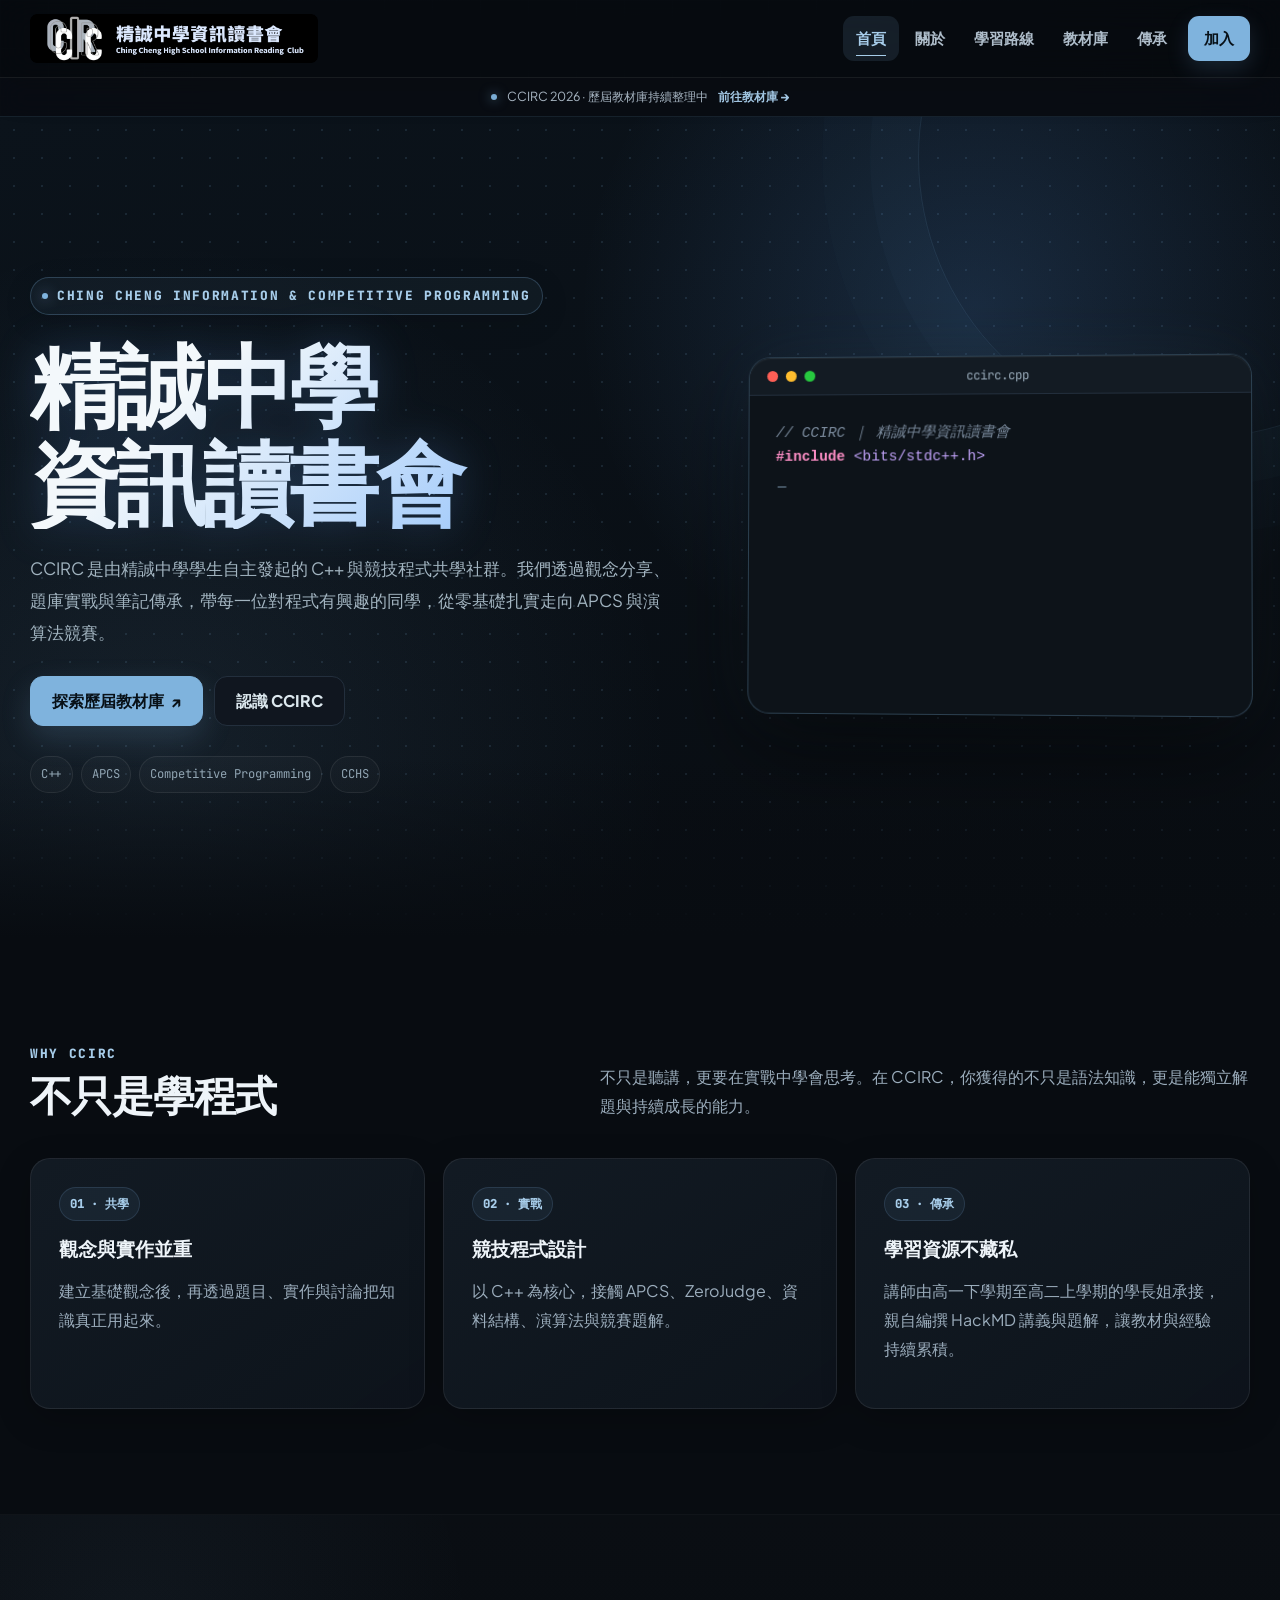
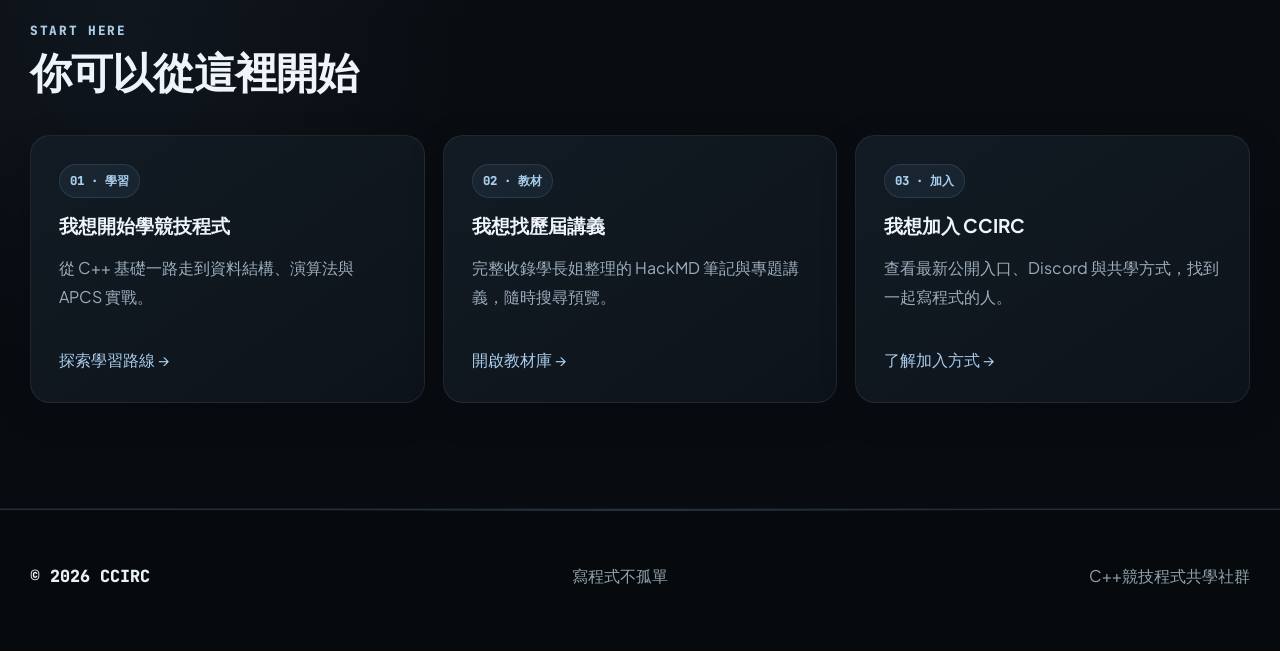
<file: index.html>
<!doctype html>
<html lang="zh-Hant">
<head>
  <!-- Google tag (gtag.js) -->
  <script async src="https://www.googletagmanager.com/gtag/js?id=G-T9XY0K5D8R"></script>
  <script>
    window.dataLayer = window.dataLayer || [];
    function gtag(){dataLayer.push(arguments);}
    gtag('js', new Date());

    gtag('config', 'G-T9XY0K5D8R');
  </script>

  <!-- Google Search Console verification -->
  <meta
    name="google-site-verification"
    content="6H_nYZT_X8BZEgscXC9FrUZGqtCmU8B-8kGt2XJng6M"
  />

  <!-- Basic SEO -->
  <meta charset="utf-8">
  <meta name="viewport" content="width=device-width, initial-scale=1">

  <title>精誠中學資訊讀書會 CCIRC｜C++ 競技程式共學社群</title>

  <meta
    name="description"
    content="精誠中學資訊讀書會 CCIRC｜C++ 競技程式共學社群，整理歷屆教材、競賽經驗與學習資源。"
  >

  <meta name="robots" content="index, follow">

  <!-- Canonical -->
  <link
    rel="canonical"
    href="https://cchs-ccirc.github.io/CCIRC-Website/"
  >

  <!-- Theme -->
  <meta name="theme-color" content="#080c11">

  <!-- Favicon -->
  <link rel="icon" href="favicon.ico" sizes="any">
  <link
    rel="icon"
    type="image/png"
    sizes="32x32"
    href="images/favicon-32.png"
  >
  <link
    rel="icon"
    type="image/png"
    sizes="16x16"
    href="images/favicon-16.png"
  >
  <link
    rel="apple-touch-icon"
    href="images/apple-touch-icon.png"
  >

  <!-- Stylesheet -->
  <link rel="stylesheet" href="css/style.css">

  <!-- Open Graph -->
  <meta
    property="og:title"
    content="精誠中學資訊讀書會 CCIRC｜C++ 競技程式共學社群"
  >

  <meta
    property="og:description"
    content="精誠中學資訊讀書會 CCIRC｜C++ 競技程式共學社群，整理歷屆教材、競賽經驗與學習資源。"
  >

  <meta property="og:type" content="website">

  <meta
    property="og:url"
    content="https://cchs-ccirc.github.io/CCIRC-Website/"
  >

  <meta
    property="og:image"
    content="https://cchs-ccirc.github.io/CCIRC-Website/images/logo.png"
  >

  <meta
    property="og:site_name"
    content="CCIRC｜精誠中學資訊讀書會"
  >

  <meta
    property="og:locale"
    content="zh_TW"
  >

  <!-- Twitter / X -->
  <meta name="twitter:card" content="summary">

  <meta
    name="twitter:title"
    content="精誠中學資訊讀書會 CCIRC｜C++ 競技程式共學社群"
  >

  <meta
    name="twitter:description"
    content="精誠中學資訊讀書會 CCIRC｜C++ 競技程式共學社群，整理歷屆教材、競賽經驗與學習資源。"
  >

  <meta
    name="twitter:image"
    content="https://cchs-ccirc.github.io/CCIRC-Website/images/logo.png"
  >

  <!-- Structured Data -->
  <script type="application/ld+json">
  {
    "@context": "https://schema.org",
    "@graph": [
      {
        "@type": "Organization",
        "@id": "https://cchs-ccirc.github.io/CCIRC-Website/#organization",
        "name": "精誠中學資訊讀書會 CCIRC",
        "description": "C++ 競技程式共學社群。",
        "url": "https://cchs-ccirc.github.io/CCIRC-Website/",
        "logo": "https://cchs-ccirc.github.io/CCIRC-Website/images/logo.png",
        "sameAs": [
          "https://www.instagram.com/cchs_ccirc2026/",
          "https://hackmd.io/@ccirc",
          "https://hackmd.io/@ccirc3"
        ]
      },
      {
        "@type": "WebSite",
        "@id": "https://cchs-ccirc.github.io/CCIRC-Website/#website",
        "name": "精誠中學資訊讀書會 CCIRC",
        "url": "https://cchs-ccirc.github.io/CCIRC-Website/",
        "inLanguage": "zh-Hant",
        "publisher": {
          "@id": "https://cchs-ccirc.github.io/CCIRC-Website/#organization"
        }
      }
    ]
  }
  </script>
</head>
<body>
<a class="skip-link" href="#main-content">跳到主要內容</a>
<header class="site-header">
  <div class="wrap nav">
    <a class="brand" href="index.html"><img class="brand-logo" src="images/ccirc-header-logo.png" alt="精誠中學資訊讀書會 CCIRC" width="288" height="50"></a>
    <button class="nav-toggle" aria-label="開啟網站選單" aria-expanded="false" aria-controls="site-nav">☰</button>
    <nav id="site-nav" class="nav-links" aria-label="主要選單">
      <a href="index.html">首頁</a><a href="pages/about.html">關於</a><a href="pages/learning.html">學習路線</a>
      <a href="pages/resources.html">教材庫</a><a href="pages/legacy.html">傳承</a>
      <a href="pages/join.html" class="nav-cta">加入</a>
    </nav>
  </div>
</header>

<main id="main-content">
  <section class="hero">
    <div class="wrap hero-grid">
      <div>
        <p class="eyebrow">CHING CHENG INFORMATION &amp; COMPETITIVE PROGRAMMING</p>
        <h1>精誠中學<br>資訊讀書會</h1>
        <p class="lead">CCIRC 是由精誠中學學生自主發起的 C++ 與競技程式共學社群。我們透過觀念分享、題庫實戰與筆記傳承，帶每一位對程式有興趣的同學，從零基礎扎實走向 APCS 與演算法競賽。</p>
        <div class="btns">
          <a class="btn btn-primary" href="pages/resources.html">探索歷屆教材庫 <span>↗</span></a>
          <a class="btn btn-secondary" href="pages/about.html">認識 CCIRC</a>
        </div>
        <div class="hero-meta" aria-label="CCIRC 核心特色">
          <span>C++</span><span>APCS</span><span>Competitive Programming</span><span>CCHS</span>
        </div>
      </div>

      <div class="terminal-card">
        <div class="terminal-header">
          <div class="terminal-dots"><span class="dot dot-red"></span><span class="dot dot-yellow"></span><span class="dot dot-green"></span></div>
          <div class="terminal-title">ccirc.cpp</div>
        </div>
        <div class="terminal-body">
          <pre><code id="terminalCode"></code><span class="cursor">_</span></pre>
        </div>
      </div>
    </div>
  </section>

  <section class="section">
    <div class="wrap">
      <div class="section-head">
        <div>
          <p class="kicker">WHY CCIRC</p>
          <h2>不只是學程式</h2>
        </div>
        <p>不只是聽講，更要在實戰中學會思考。在 CCIRC，你獲得的不只是語法知識，更是能獨立解題與持續成長的能力。</p>
      </div>
      <div class="grid">
        <article class="card">
          <span class="badge">01 · 共學</span>
          <h3>觀念與實作並重</h3>
          <p>建立基礎觀念後，再透過題目、實作與討論把知識真正用起來。</p>
        </article>
        <article class="card">
          <span class="badge">02 · 實戰</span>
          <h3>競技程式設計</h3>
          <p>以 C++ 為核心，接觸 APCS、ZeroJudge、資料結構、演算法與競賽題解。</p>
        </article>
        <article class="card">
          <span class="badge">03 · 傳承</span>
          <h3>學習資源不藏私</h3>
          <p>講師由高一下學期至高二上學期的學長姐承接，親自編撰 HackMD 講義與題解，讓教材與經驗持續累積。</p>
        </article>
      </div>
    </div>
  </section>

  <section class="section bg-alt">
    <div class="wrap">
      <div class="section-head">
        <div>
          <p class="kicker">START HERE</p>
          <h2>你可以從這裡開始</h2>
        </div>
      </div>
      <div class="grid start-grid">
        <a class="card" href="pages/learning.html">
          <span class="badge">01 · 學習</span>
          <h3>我想開始學競技程式</h3>
          <p>從 C++ 基礎一路走到資料結構、演算法與 APCS 實戰。</p>
          <span class="arrow">探索學習路線 →</span>
        </a>
        <a class="card" href="pages/resources.html">
          <span class="badge">02 · 教材</span>
          <h3>我想找歷屆講義</h3>
          <p>完整收錄學長姐整理的 HackMD 筆記與專題講義，隨時搜尋預覽。</p>
          <span class="arrow">開啟教材庫 →</span>
        </a>
        <a class="card" href="pages/join.html">
          <span class="badge">03 · 加入</span>
          <h3>我想加入 CCIRC</h3>
          <p>查看最新公開入口、Discord 與共學方式，找到一起寫程式的人。</p>
          <span class="arrow">了解加入方式 →</span>
        </a>
      </div>
    </div>
  </section>
</main>

<footer class="site-footer">
  <div class="wrap footer-inner">
    <span class="footer-brand">©️ 2026 CCIRC</span>
    <span>寫程式不孤單</span>
    <span>C++競技程式共學社群</span>
  </div>
</footer>
<script src="js/main.js"></script>
<script src="js/terminal.js"></script>
</body>
</html>
</file>
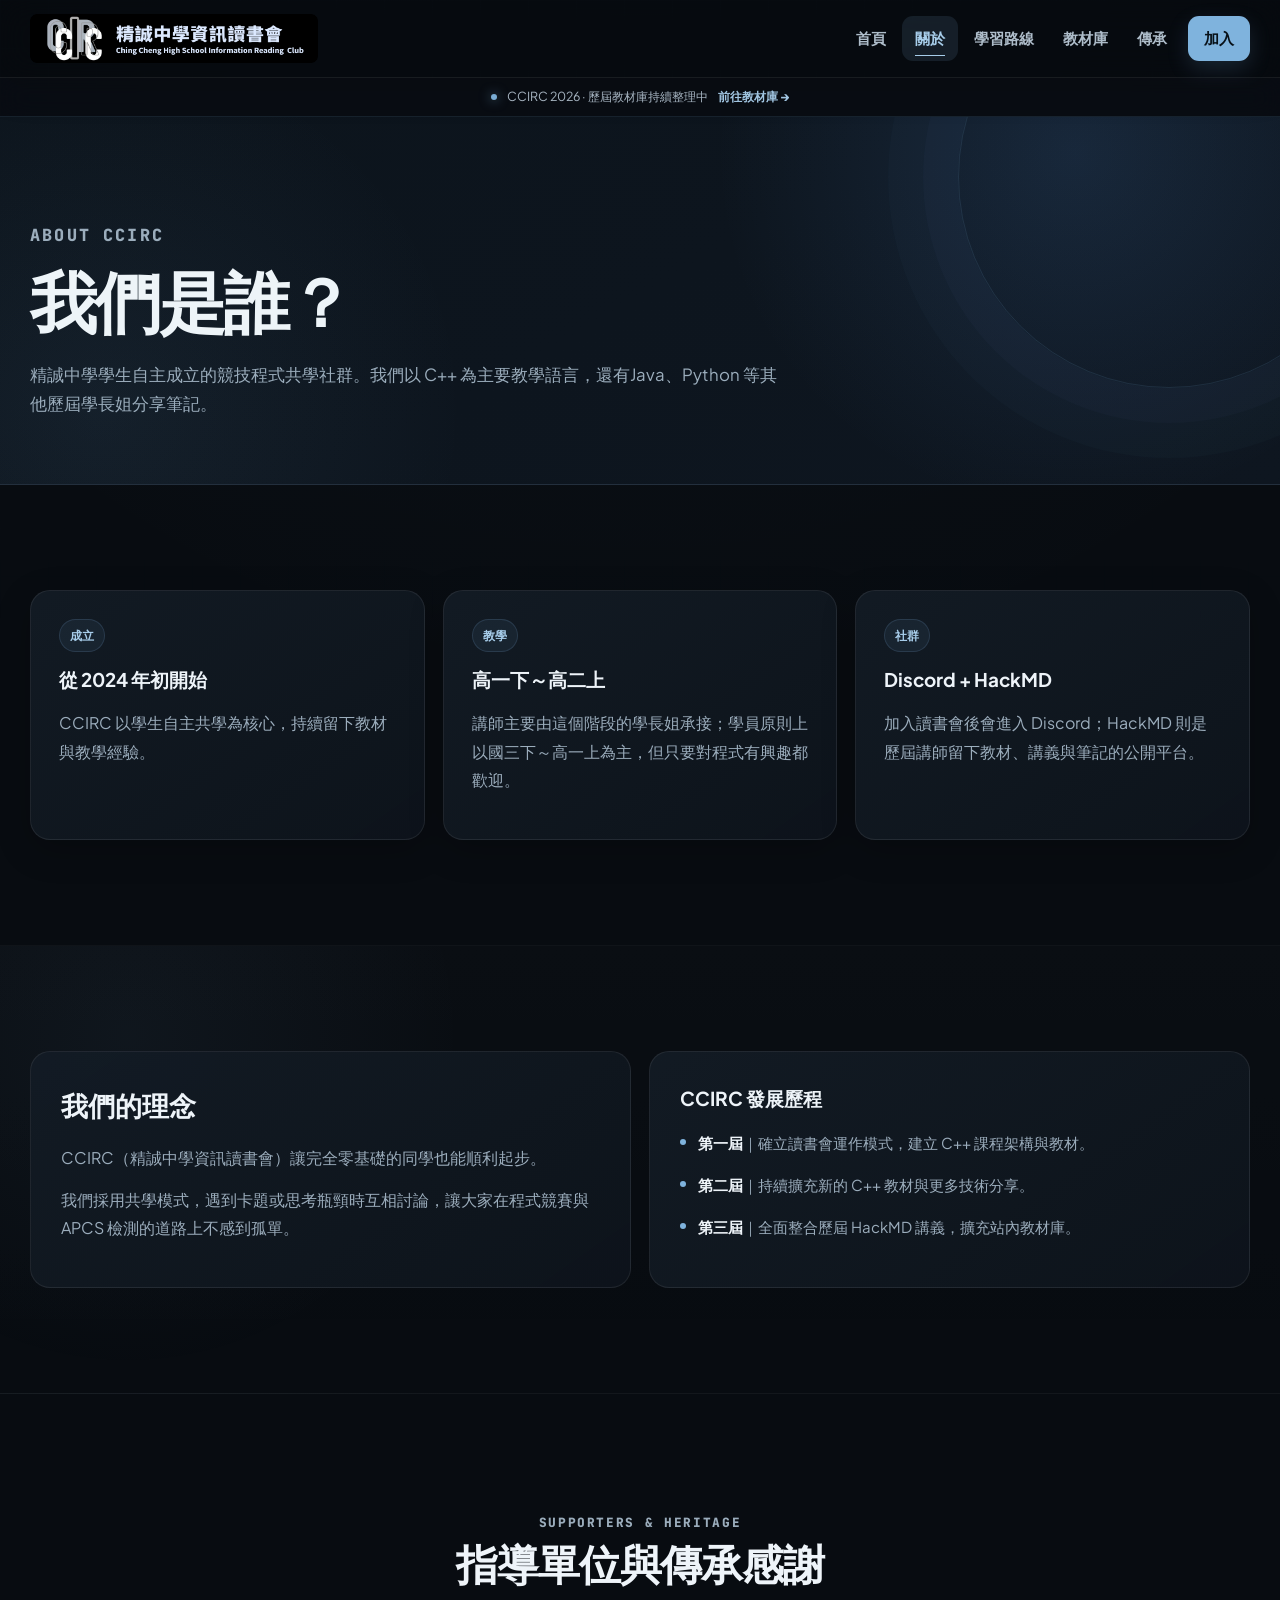
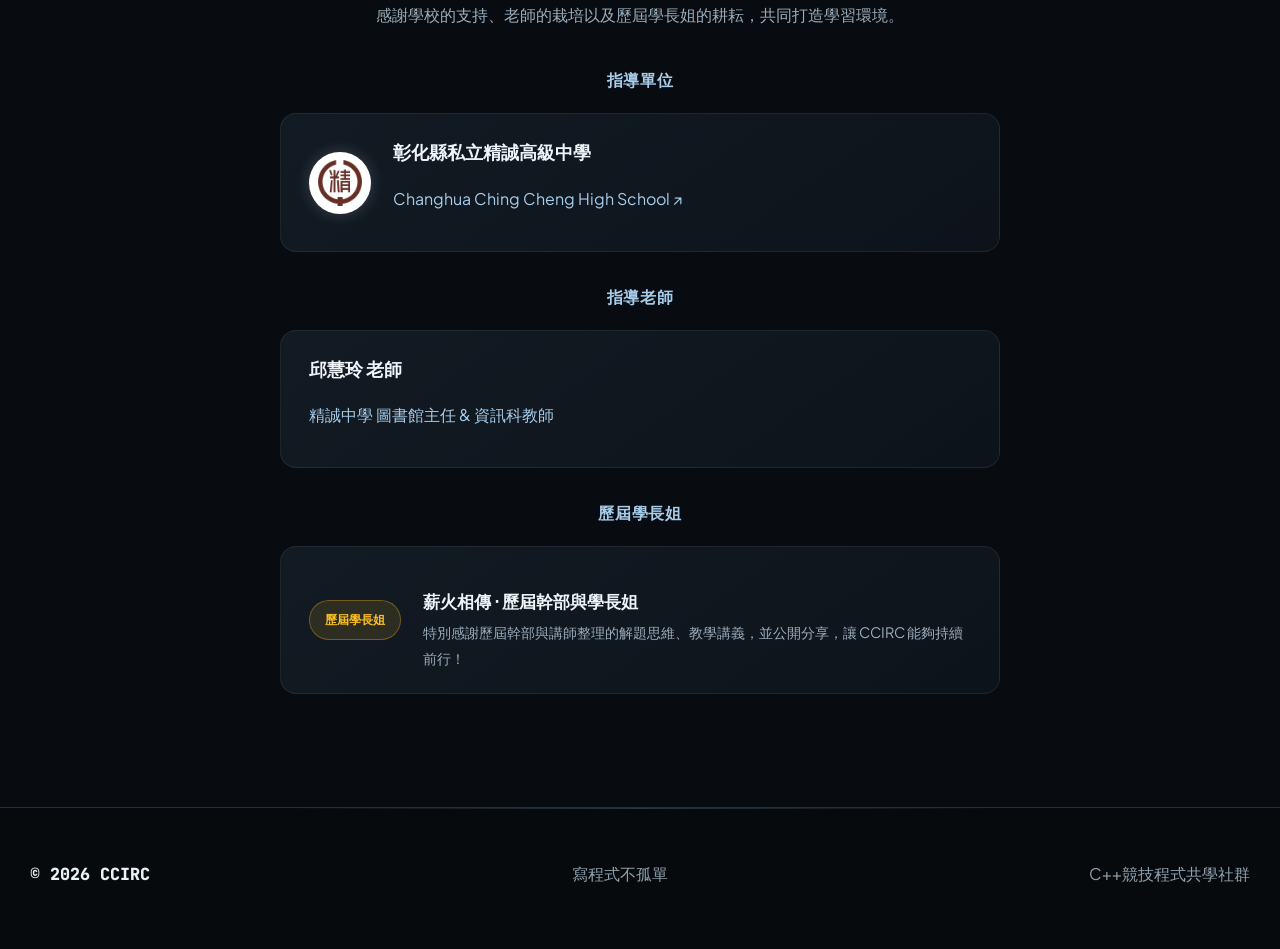
<file: pages/about.html>
<!doctype html>
<html lang="zh-Hant">
<head>
  <!-- Google tag (gtag.js) -->
  <script async src="https://www.googletagmanager.com/gtag/js?id=G-T9XY0K5D8R"></script>
  <script>
    window.dataLayer = window.dataLayer || [];
    function gtag(){dataLayer.push(arguments);}
    gtag('js', new Date());

    gtag('config', 'G-T9XY0K5D8R');
  </script>

  <!-- Basic SEO -->
  <meta charset="utf-8">
  <meta name="viewport" content="width=device-width, initial-scale=1">

  <title>關於 CCIRC｜精誠中學資訊讀書會</title>

  <meta
    name="description"
    content="認識 CCIRC 精誠中學資訊讀書會：由學生組織的 C++ 競技程式共學社群，了解我們的教學方式、學習理念與一屆一屆傳承的共學精神。"
  >

  <meta name="robots" content="index, follow">

  <!-- Canonical -->
  <link
    rel="canonical"
    href="https://cchs-ccirc.github.io/CCIRC-Website/pages/about.html"
  >

  <!-- Theme -->
  <meta name="theme-color" content="#080c11">

  <!-- Favicon -->
  <link rel="icon" href="../favicon.ico" sizes="any">
  <link
    rel="icon"
    type="image/png"
    sizes="32x32"
    href="../images/favicon-32.png"
  >
  <link
    rel="icon"
    type="image/png"
    sizes="16x16"
    href="../images/favicon-16.png"
  >
  <link
    rel="apple-touch-icon"
    href="../images/apple-touch-icon.png"
  >

  <!-- Stylesheet -->
  <link rel="stylesheet" href="../css/style.css">

  <!-- Open Graph -->
  <meta
    property="og:title"
    content="關於 CCIRC｜精誠中學資訊讀書會"
  >

  <meta
    property="og:description"
    content="認識 CCIRC 精誠中學資訊讀書會：由學生組織的 C++ 競技程式共學社群，了解我們的教學方式、學習理念與一屆一屆傳承的共學精神。"
  >

  <meta property="og:type" content="website">

  <meta
    property="og:url"
    content="https://cchs-ccirc.github.io/CCIRC-Website/pages/about.html"
  >

  <meta
    property="og:image"
    content="https://cchs-ccirc.github.io/CCIRC-Website/images/logo.png"
  >

  <meta
    property="og:site_name"
    content="CCIRC｜精誠中學資訊讀書會"
  >

  <meta
    property="og:locale"
    content="zh_TW"
  >

  <!-- Twitter / X -->
  <meta name="twitter:card" content="summary">

  <meta
    name="twitter:title"
    content="關於 CCIRC｜精誠中學資訊讀書會"
  >

  <meta
    name="twitter:description"
    content="認識 CCIRC 精誠中學資訊讀書會：由學生組織的 C++ 競技程式共學社群，了解我們的教學方式、學習理念與一屆一屆傳承的共學精神。"
  >

  <meta
    name="twitter:image"
    content="https://cchs-ccirc.github.io/CCIRC-Website/images/logo.png"
  >

  <!-- Structured Data -->
  <script type="application/ld+json">
  {
    "@context": "https://schema.org",
    "@graph": [
      {
        "@type": "Organization",
        "@id": "https://cchs-ccirc.github.io/CCIRC-Website/#organization",
        "name": "精誠中學資訊讀書會 CCIRC",
        "description": "C++ 競技程式共學社群。",
        "url": "https://cchs-ccirc.github.io/CCIRC-Website/",
        "logo": "https://cchs-ccirc.github.io/CCIRC-Website/images/logo.png",
        "sameAs": [
          "https://www.instagram.com/cchs_ccirc2026/",
          "https://hackmd.io/@ccirc",
          "https://hackmd.io/@ccirc3"
        ]
      },
      {
        "@type": "WebSite",
        "@id": "https://cchs-ccirc.github.io/CCIRC-Website/#website",
        "name": "精誠中學資訊讀書會 CCIRC",
        "url": "https://cchs-ccirc.github.io/CCIRC-Website/",
        "inLanguage": "zh-Hant",
        "publisher": {
          "@id": "https://cchs-ccirc.github.io/CCIRC-Website/#organization"
        }
      },
      {
        "@type": "WebPage",
        "@id": "https://cchs-ccirc.github.io/CCIRC-Website/pages/about.html#webpage",
        "name": "關於 CCIRC｜精誠中學資訊讀書會",
        "url": "https://cchs-ccirc.github.io/CCIRC-Website/pages/about.html",
        "description": "認識 CCIRC 精誠中學資訊讀書會，了解我們的教學方式、學習理念與一屆一屆傳承的共學精神。",
        "isPartOf": {
          "@id": "https://cchs-ccirc.github.io/CCIRC-Website/#website"
        },
        "about": {
          "@id": "https://cchs-ccirc.github.io/CCIRC-Website/#organization"
        },
        "inLanguage": "zh-Hant"
      }
    ]
  }
  </script>
</head>
<body>
<a class="skip-link" href="#main-content">跳到主要內容</a>
<header class="site-header">
  <div class="wrap nav">
    <a class="brand" href="../index.html"><img class="brand-logo" src="../images/ccirc-header-logo.png" alt="精誠中學資訊讀書會 CCIRC" width="288" height="50"></a>
    <button class="nav-toggle" aria-label="開啟網站選單" aria-expanded="false" aria-controls="site-nav">☰</button>
    <nav id="site-nav" class="nav-links" aria-label="主要選單">
      <a href="../index.html">首頁</a><a href="about.html">關於</a><a href="learning.html">學習路線</a>
      <a href="resources.html">教材庫</a><a href="legacy.html">傳承</a>
      <a href="join.html" class="nav-cta">加入</a>
    </nav>
  </div>
</header>

<main id="main-content">
  <section class="page-head">
    <div class="wrap">
      <p class="kicker">ABOUT CCIRC</p>
      <h1>我們是誰？</h1>
      <p>精誠中學學生自主成立的競技程式共學社群。我們以 C++ 為主要教學語言，還有Java、Python 等其他歷屆學長姐分享筆記。</p>
    </div>
  </section>

  <section class="section">
    <div class="wrap">
      <div class="grid">
        <article class="card">
          <span class="badge">成立</span>
          <h3>從 2024 年初開始</h3>
          <p>CCIRC 以學生自主共學為核心，持續留下教材與教學經驗。</p>
        </article>
        <article class="card">
          <span class="badge">教學</span>
          <h3>高一下～高二上</h3>
          <p>講師主要由這個階段的學長姐承接；學員原則上以國三下～高一上為主，但只要對程式有興趣都歡迎。</p>
        </article>
        <article class="card">
          <span class="badge">社群</span>
          <h3>Discord + HackMD</h3>
          <p>加入讀書會後會進入 Discord；HackMD 則是歷屆講師留下教材、講義與筆記的公開平台。</p>
        </article>
      </div>
    </div>
  </section>

  <section class="section bg-alt">
    <div class="wrap">
      <div class="grid grid-2">
        <div class="info-block panel">
          <h2>我們的理念</h2>
          <p>CCIRC（精誠中學資訊讀書會）讓完全零基礎的同學也能順利起步。</p>
          <p>我們採用共學模式，遇到卡題或思考瓶頸時互相討論，讓大家在程式競賽與 APCS 檢測的道路上不感到孤單。</p>
        </div>
        <div class="info-block panel">
          <h3>CCIRC 發展歷程</h3>
          <ul class="timeline-list">
            <li><strong>第一屆</strong>｜確立讀書會運作模式，建立 C++ 課程架構與教材。</li>
            <li><strong>第二屆</strong>｜持續擴充新的 C++ 教材與更多技術分享。</li>
            <li><strong>第三屆</strong>｜全面整合歷屆 HackMD 講義，擴充站內教材庫。</li>
          </ul>
        </div>
      </div>
    </div>
  </section>

  <section class="section">
    <div class="wrap">
      <div class="section-head center">
        <p class="kicker">SUPPORTERS &amp; HERITAGE</p>
        <h2>指導單位與傳承感謝</h2>
        <p>感謝學校的支持、老師的栽培以及歷屆學長姐的耕耘，共同打造學習環境。</p>
      </div>

      <h3 class="partner-subtitle">指導單位</h3>
      <div class="support-card-wrap">
        <a href="https://www.cchs.chc.edu.tw" target="_blank" rel="noopener noreferrer" class="support-equal-card">
          <div class="school-logo-box"><img src="../images/school_logo.png" alt="精誠中學 Logo" class="school-logo"></div>
          <div class="partner-info">
            <h3>彰化縣私立精誠高級中學</h3>
            <p class="text-accent">Changhua Ching Cheng High School ↗</p>
          </div>
        </a>
      </div>

      <h3 class="partner-subtitle mt-lg" style="margin-top:32px">指導老師</h3>
      <div class="support-card-wrap">
        <div class="support-equal-card">
          <div class="advisor-info">
            <h3>邱慧玲 老師</h3>
            <p class="text-accent">精誠中學  圖書館主任 & 資訊科教師</p>
          </div>
        </div>
      </div>

      <h3 class="partner-subtitle mt-lg" style="margin-top:32px">歷屆學長姐</h3>
      <div class="support-card-wrap">
        <div class="support-equal-card alumni-box">
          <div class="alumni-badge">歷屆學長姐</div>
          <div class="alumni-text">
            <h3>薪火相傳 ‧ 歷屆幹部與學長姐</h3>
            <p>特別感謝歷屆幹部與講師整理的解題思維、教學講義，並公開分享，讓 CCIRC 能夠持續前行！</p>
          </div>
        </div>
      </div>
    </div>
  </section>
</main>

<footer class="site-footer">
  <div class="wrap footer-inner">
    <span class="footer-brand">©️ 2026 CCIRC</span>
    <span>寫程式不孤單</span>
    <span>C++競技程式共學社群</span>
  </div>
</footer>
<script src="../js/main.js"></script>
</body>
</html>
</file>
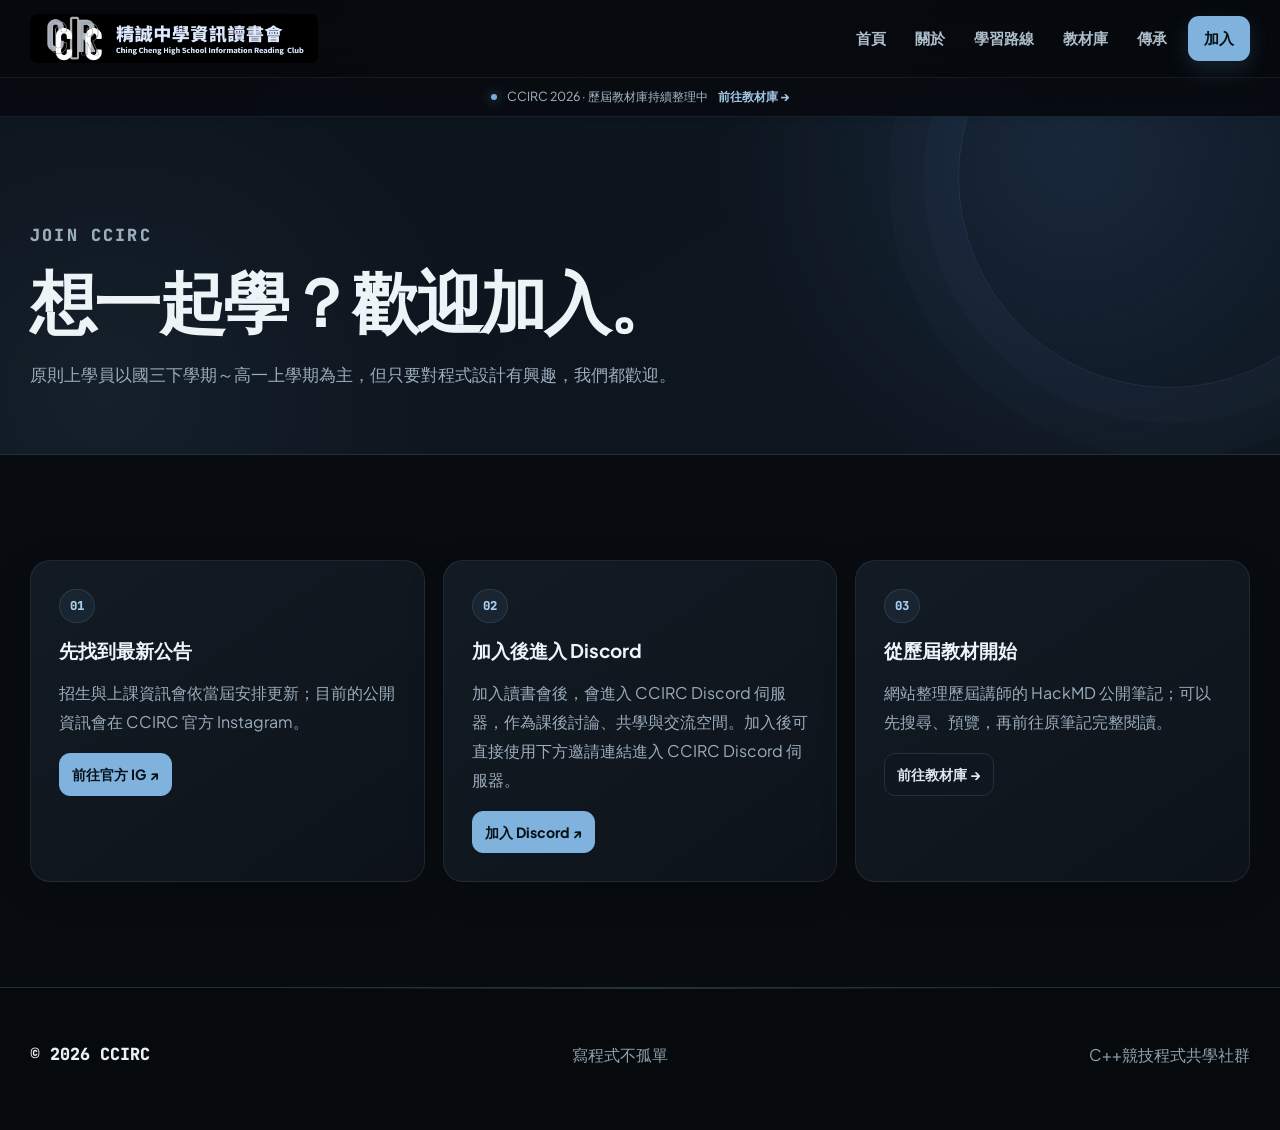
<file: pages/join.html>
<!doctype html>
<html lang="zh-Hant">
<head>
  <!-- Google tag (gtag.js) -->
  <script async src="https://www.googletagmanager.com/gtag/js?id=G-T9XY0K5D8R"></script>
  <script>
    window.dataLayer = window.dataLayer || [];
    function gtag(){dataLayer.push(arguments);}
    gtag('js', new Date());
  
    gtag('config', 'G-T9XY0K5D8R');
  </script>
  
  <meta charset="utf-8">
  <meta name="viewport" content="width=device-width,initial-scale=1">
  <title>加入｜CCIRC</title>
  <meta name="description" content="了解如何加入 CCIRC，以及 Discord、HackMD 教材與競技程式共學社群。">
  <meta name="theme-color" content="#080c11">
  <link rel="icon" href="../favicon.ico" sizes="any"><link rel="icon" type="image/png" sizes="32x32" href="../images/favicon-32.png"><link rel="icon" type="image/png" sizes="16x16" href="../images/favicon-16.png"><link rel="apple-touch-icon" href="../images/apple-touch-icon.png"><link rel="stylesheet" href="../css/style.css">
  <meta property="og:title" content="加入 CCIRC｜精誠中學資訊讀書會">
  <meta property="og:description" content="了解如何加入 CCIRC，以及 Discord、HackMD 教材與競技程式共學社群。">
  <meta property="og:type" content="website"><meta property="og:url" content="https://cchs-ccirc.github.io/CCIRC-Website/pages/join.html"><meta property="og:image" content="https://cchs-ccirc.github.io/CCIRC-Website/images/logo.png"><meta name="twitter:image" content="https://cchs-ccirc.github.io/CCIRC-Website/images/logo.png">
  <meta name="twitter:card" content="summary">
</head>
<body>
<a class="skip-link" href="#main-content">跳到主要內容</a>
<header class="site-header">
  <div class="wrap nav">
    <a class="brand" href="../index.html"><img class="brand-logo" src="../images/ccirc-header-logo.png" alt="精誠中學資訊讀書會 CCIRC" width="288" height="50"></a>
    <button class="nav-toggle" aria-label="開啟網站選單" aria-expanded="false" aria-controls="site-nav">☰</button>
    <nav id="site-nav" class="nav-links" aria-label="主要選單">
      <a href="../index.html">首頁</a><a href="about.html">關於</a><a href="learning.html">學習路線</a>
      <a href="resources.html">教材庫</a><a href="legacy.html">傳承</a>
      <a href="join.html" class="nav-cta">加入</a>
    </nav>
  </div>
</header>

<main id="main-content">
  <section class="page-head">
    <div class="wrap">
      <p class="kicker">JOIN CCIRC</p>
      <h1>想一起學？歡迎加入。</h1>
      <p>原則上學員以國三下學期～高一上學期為主，但只要對程式設計有興趣，我們都歡迎。</p>
    </div>
  </section>

  <section class="section">
    <div class="wrap">
      <div class="grid">
        <article class="card">
          <span class="badge">01</span>
          <h3>先找到最新公告</h3>
          <p>招生與上課資訊會依當屆安排更新；目前的公開資訊會在 CCIRC 官方 Instagram。</p>
          <a class="small-btn primary" href="https://www.instagram.com/cchs_ccirc2026/" target="_blank" rel="noopener noreferrer">前往官方 IG ↗</a>
        </article>
        <article class="card">
          <span class="badge">02</span>
          <h3>加入後進入 Discord</h3>
          <p>加入讀書會後，會進入 CCIRC Discord 伺服器，作為課後討論、共學與交流空間。加入後可直接使用下方邀請連結進入 CCIRC Discord 伺服器。</p>
          <a class="small-btn primary" href="https://discord.com/invite/EpBwZMwEpc" target="_blank" rel="noopener noreferrer">加入 Discord ↗</a>
        </article>
        <article class="card">
          <span class="badge">03</span>
          <h3>從歷屆教材開始</h3>
          <p>網站整理歷屆講師的 HackMD 公開筆記；可以先搜尋、預覽，再前往原筆記完整閱讀。</p>
          <a class="small-btn" href="resources.html">前往教材庫 →</a>
        </article>
      </div>
    </div>
  </section>
</main>

<footer class="site-footer"><div class="wrap footer-inner"><span class="footer-brand">©️ 2026 CCIRC</span><span>寫程式不孤單</span><span>C++競技程式共學社群</span></div></footer>
<script src="../js/main.js"></script>
</body>
</html>
</file>
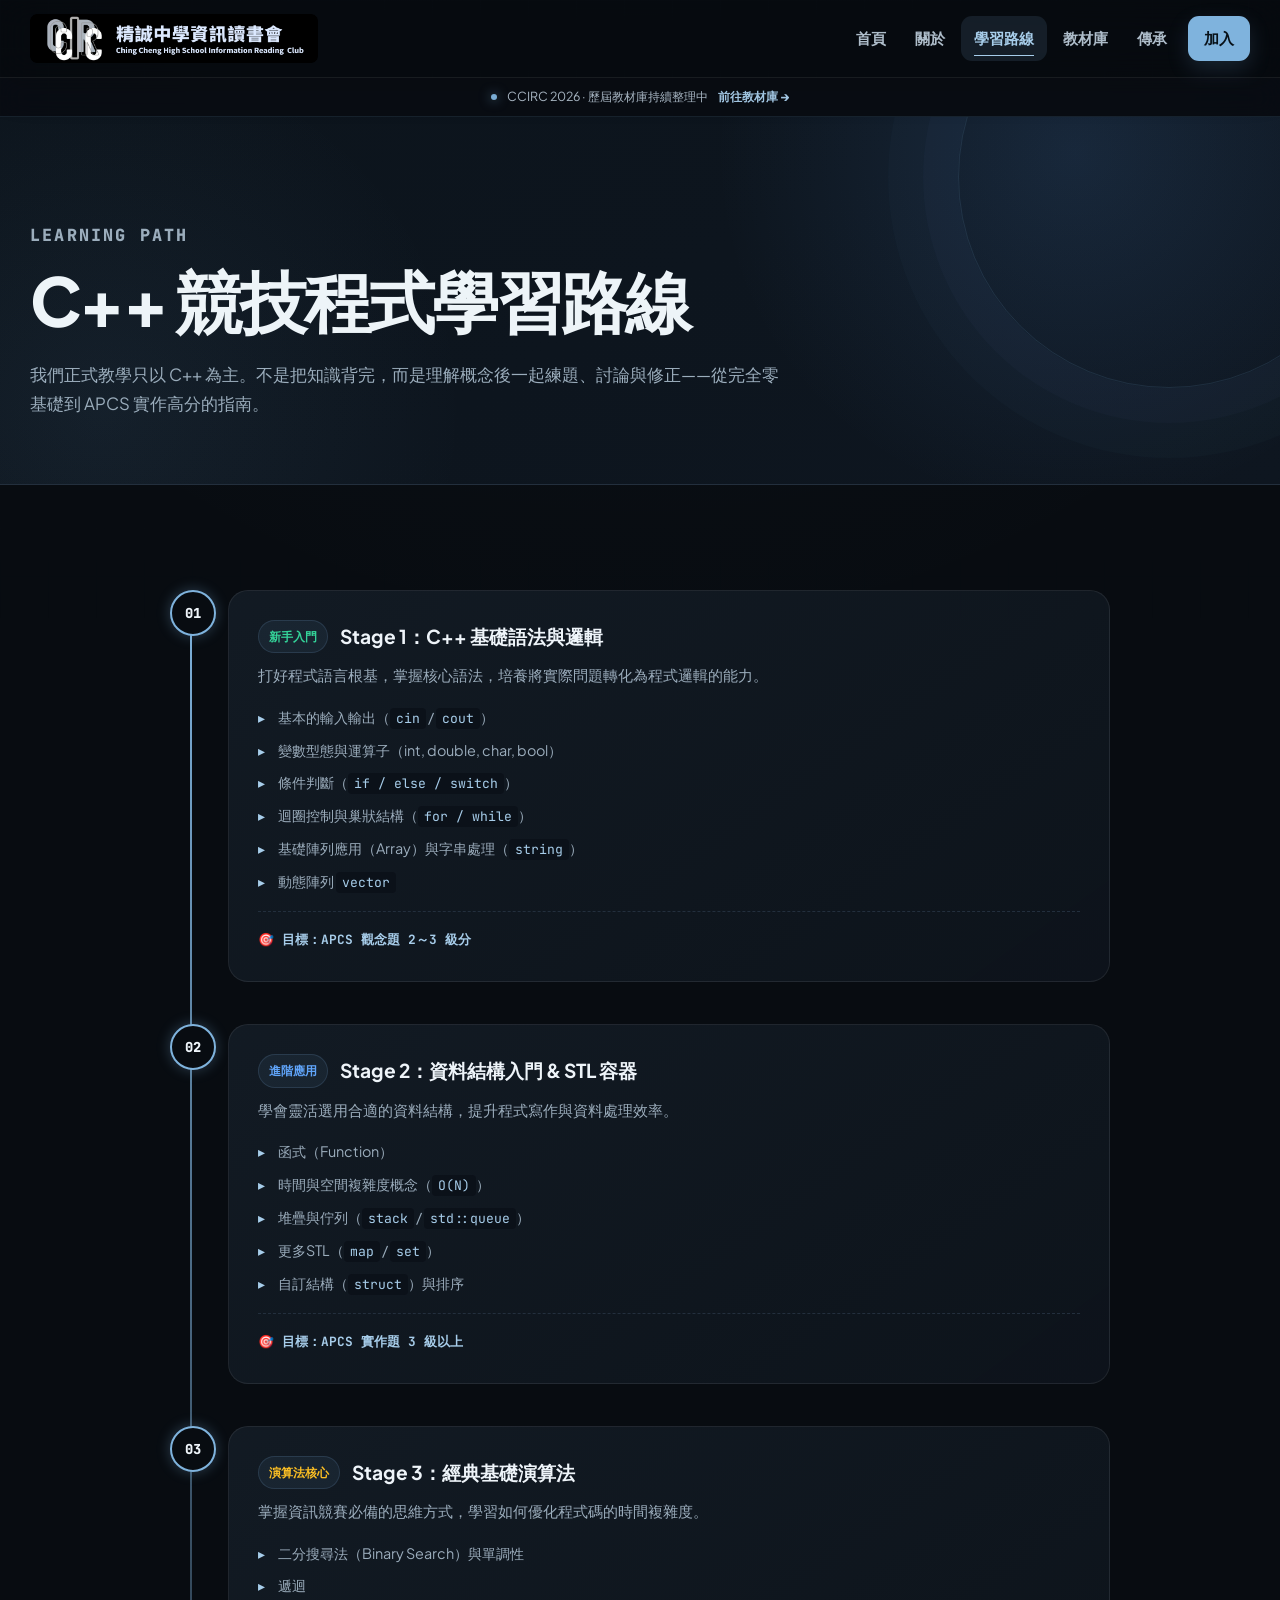
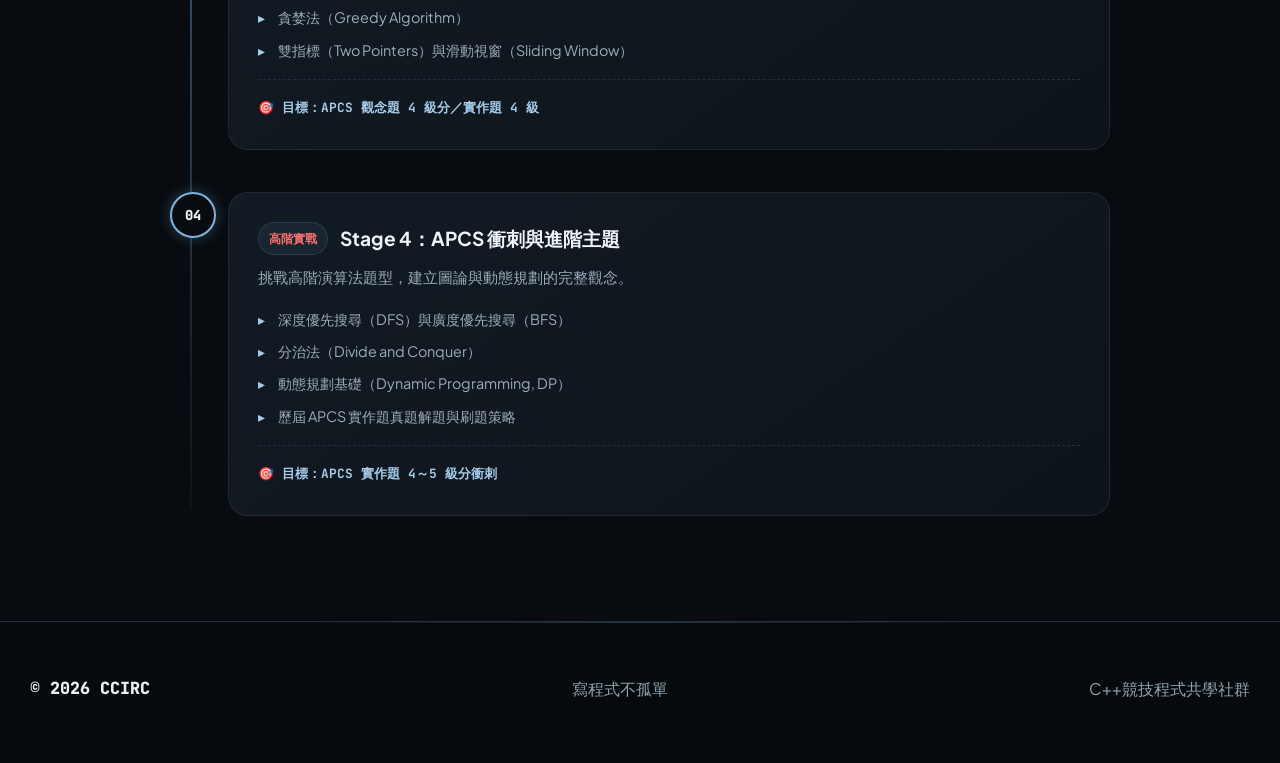
<file: pages/learning.html>
<!doctype html>
<html lang="zh-Hant">
<head>
  <!-- Google tag (gtag.js) -->
  <script async src="https://www.googletagmanager.com/gtag/js?id=G-T9XY0K5D8R"></script>
  <script>
    window.dataLayer = window.dataLayer || [];
    function gtag(){dataLayer.push(arguments);}
    gtag('js', new Date());
  
    gtag('config', 'G-T9XY0K5D8R');
  </script>
  
  <meta charset="utf-8">
  <meta name="viewport" content="width=device-width,initial-scale=1">
  <title>學習路線｜CCIRC</title>
  <meta name="description" content="CCIRC C++ 競技程式學習路線：從基礎語法、STL 容器、經典演算法到 APCS 實作衝刺，適合對程式設計有興趣的學習者。">
  <meta name="theme-color" content="#080c11">
  <link rel="icon" href="../favicon.ico" sizes="any"><link rel="icon" type="image/png" sizes="32x32" href="../images/favicon-32.png"><link rel="icon" type="image/png" sizes="16x16" href="../images/favicon-16.png"><link rel="apple-touch-icon" href="../images/apple-touch-icon.png"><link rel="stylesheet" href="../css/style.css">
  <meta property="og:title" content="學習路線｜CCIRC 精誠中學資訊讀書會">
  <meta property="og:description" content="CCIRC C++ 競技程式學習路線：從基礎語法、STL 容器、經典演算法到 APCS 實作衝刺，適合對程式設計有興趣的學習者。">
  <meta property="og:type" content="website"><meta property="og:url" content="https://cchs-ccirc.github.io/CCIRC-Website/pages/learning.html"><meta property="og:image" content="https://cchs-ccirc.github.io/CCIRC-Website/images/logo.png"><meta name="twitter:image" content="https://cchs-ccirc.github.io/CCIRC-Website/images/logo.png">
  <meta name="twitter:card" content="summary">
</head>
<body>
<a class="skip-link" href="#main-content">跳到主要內容</a>
<header class="site-header">
  <div class="wrap nav">
    <a class="brand" href="../index.html"><img class="brand-logo" src="../images/ccirc-header-logo.png" alt="精誠中學資訊讀書會 CCIRC" width="288" height="50"></a>
    <button class="nav-toggle" aria-label="開啟網站選單" aria-expanded="false" aria-controls="site-nav">☰</button>
    <nav id="site-nav" class="nav-links" aria-label="主要選單">
      <a href="../index.html">首頁</a><a href="about.html">關於</a><a href="learning.html">學習路線</a>
      <a href="resources.html">教材庫</a><a href="legacy.html">傳承</a>
      <a href="join.html" class="nav-cta">加入</a>
    </nav>
  </div>
</header>

<main id="main-content">
  <section class="page-head">
    <div class="wrap">
      <p class="kicker">LEARNING PATH</p>
      <h1>C++ 競技程式學習路線</h1>
      <p>我們正式教學只以 C++ 為主。不是把知識背完，而是理解概念後一起練題、討論與修正——從完全零基礎到 APCS 實作高分的指南。</p>
    </div>
  </section>

  <section class="section">
    <div class="wrap">
      <div class="roadmap">
        <div class="roadmap-step">
          <div class="roadmap-marker">01</div>
          <div class="roadmap-content">
            <div class="roadmap-header">
              <span class="tag tag-basic">新手入門</span>
              <h3>Stage 1：C++ 基礎語法與邏輯</h3>
            </div>
            <p class="roadmap-desc">打好程式語言根基，掌握核心語法，培養將實際問題轉化為程式邏輯的能力。</p>
            <ul class="roadmap-topics">
              <li>基本的輸入輸出（<code>cin</code> / <code>cout</code>）</li>
              <li>變數型態與運算子（int, double, char, bool）</li>
              <li>條件判斷（<code>if / else / switch</code>）</li>
              <li>迴圈控制與巢狀結構（<code>for / while</code>）</li>
              <li>基礎陣列應用（Array）與字串處理（<code>string</code>）</li>
              <li>動態陣列 <code>vector</code></li>
            </ul>
            <div class="roadmap-footer"><span class="target-badge">🎯 目標：APCS 觀念題 2～3 級分</span></div>
          </div>
        </div>

        <div class="roadmap-step">
          <div class="roadmap-marker">02</div>
          <div class="roadmap-content">
            <div class="roadmap-header">
              <span class="tag tag-stl">進階應用</span>
              <h3>Stage 2：資料結構入門 &amp; STL 容器</h3>
            </div>
            <p class="roadmap-desc">學會靈活選用合適的資料結構，提升程式寫作與資料處理效率。</p>
            <ul class="roadmap-topics">
              <li>函式（Function）</li>
              <li>時間與空間複雜度概念（<code>O(N)</code>）</li>
              <li>堆疊與佇列（<code>stack</code> / <code>std::queue</code>）</li>
              <li>更多STL（<code>map</code> / <code>set</code>）</li>
              <li>自訂結構（<code>struct</code>）與排序</li>
            </ul>
            <div class="roadmap-footer"><span class="target-badge">🎯 目標：APCS 實作題 3 級以上</span></div>
          </div>
        </div>

        <div class="roadmap-step">
          <div class="roadmap-marker">03</div>
          <div class="roadmap-content">
            <div class="roadmap-header">
              <span class="tag tag-algo">演算法核心</span>
              <h3>Stage 3：經典基礎演算法</h3>
            </div>
            <p class="roadmap-desc">掌握資訊競賽必備的思維方式，學習如何優化程式碼的時間複雜度。</p>
            <ul class="roadmap-topics">
              <li>二分搜尋法（Binary Search）與單調性</li>
              <li>遞迴</li>
              <li>貪婪法（Greedy Algorithm）</li>
              <li>雙指標（Two Pointers）與滑動視窗（Sliding Window）</li>
            </ul>
            <div class="roadmap-footer"><span class="target-badge">🎯 目標：APCS 觀念題 4 級分／實作題 4 級</span></div>
          </div>
        </div>

        <div class="roadmap-step">
          <div class="roadmap-marker">04</div>
          <div class="roadmap-content">
            <div class="roadmap-header">
              <span class="tag tag-advanced">高階實戰</span>
              <h3>Stage 4：APCS 衝刺與進階主題</h3>
            </div>
            <p class="roadmap-desc">挑戰高階演算法題型，建立圖論與動態規劃的完整觀念。</p>
            <ul class="roadmap-topics">
              <li>深度優先搜尋（DFS）與廣度優先搜尋（BFS）</li>
              <li>分治法（Divide and Conquer）</li>
              <li>動態規劃基礎（Dynamic Programming, DP）</li>
              <li>歷屆 APCS 實作題真題解題與刷題策略</li>
            </ul>
            <div class="roadmap-footer"><span class="target-badge">🎯 目標：APCS 實作題 4～5 級分衝刺</span></div>
          </div>
        </div>
      </div>
    </div>
  </section>
</main>

<footer class="site-footer"><div class="wrap footer-inner"><span class="footer-brand">©️ 2026 CCIRC</span><span>寫程式不孤單</span><span>C++競技程式共學社群</span></div></footer>
<script src="../js/main.js"></script>
</body>
</html>
</file>
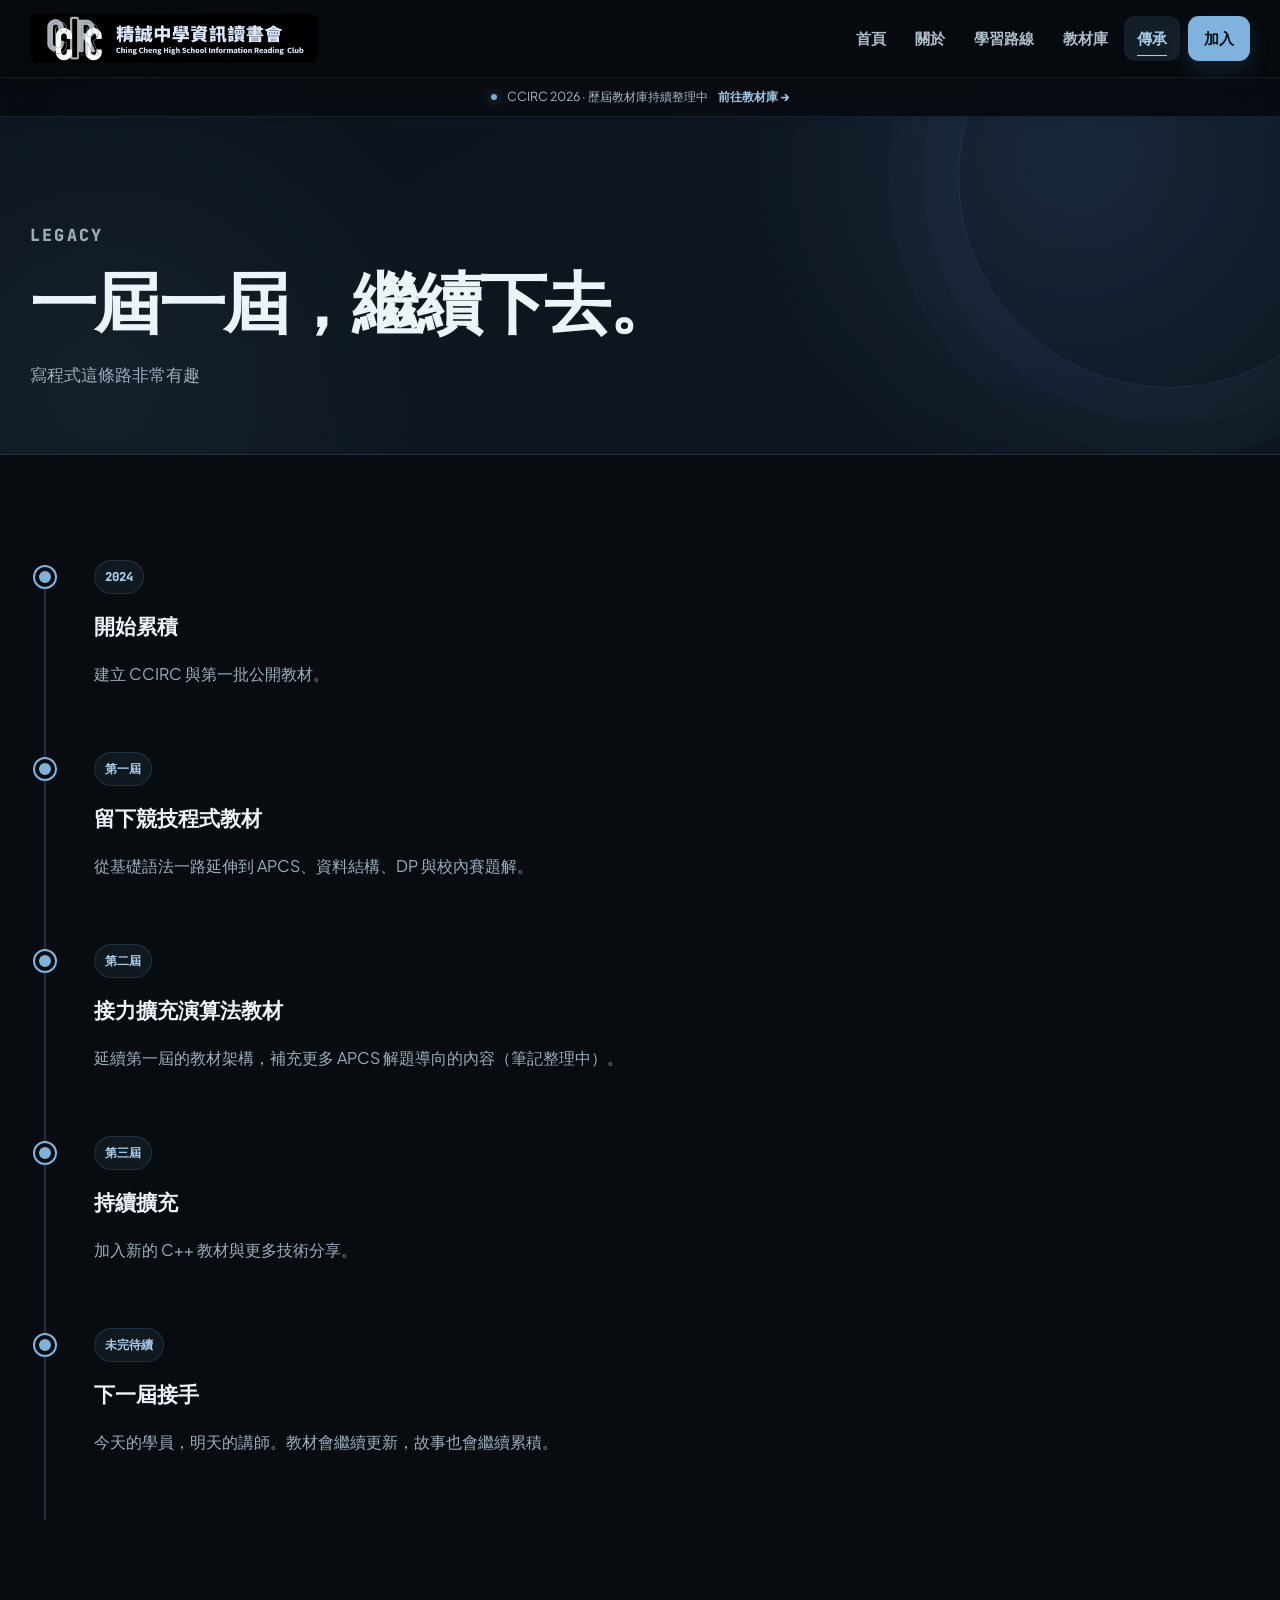
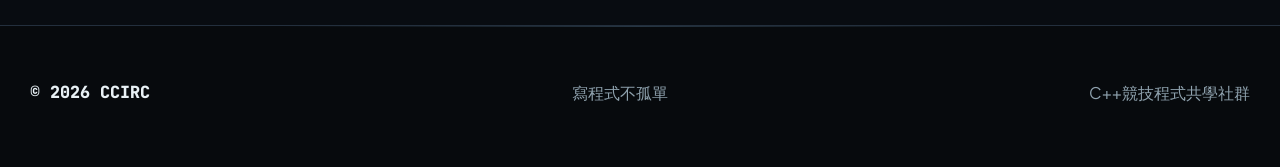
<file: pages/legacy.html>
<!doctype html>
<html lang="zh-Hant">
<head>
  <!-- Google tag (gtag.js) -->
  <script async src="https://www.googletagmanager.com/gtag/js?id=G-T9XY0K5D8R"></script>
  <script>
    window.dataLayer = window.dataLayer || [];
    function gtag(){dataLayer.push(arguments);}
    gtag('js', new Date());
  
    gtag('config', 'G-T9XY0K5D8R');
  </script>
  
  <meta charset="utf-8">
  <meta name="viewport" content="width=device-width,initial-scale=1">
  <title>一屆一屆傳承｜CCIRC</title>
  <meta name="description" content="CCIRC 的傳承：從學員到講師，把教材、經驗與共學精神交給下一屆。">
  <meta name="theme-color" content="#080c11">
  <link rel="icon" href="../favicon.ico" sizes="any"><link rel="icon" type="image/png" sizes="32x32" href="../images/favicon-32.png"><link rel="icon" type="image/png" sizes="16x16" href="../images/favicon-16.png"><link rel="apple-touch-icon" href="../images/apple-touch-icon.png"><link rel="stylesheet" href="../css/style.css">
  <meta property="og:title" content="一屆一屆傳承｜CCIRC">
  <meta property="og:description" content="CCIRC 的傳承：從學員到講師，把教材、經驗與共學精神交給下一屆。">
  <meta property="og:type" content="website"><meta property="og:url" content="https://cchs-ccirc.github.io/CCIRC-Website/pages/legacy.html"><meta property="og:image" content="https://cchs-ccirc.github.io/CCIRC-Website/images/logo.png"><meta name="twitter:image" content="https://cchs-ccirc.github.io/CCIRC-Website/images/logo.png">
  <meta name="twitter:card" content="summary">
</head>
<body>
<a class="skip-link" href="#main-content">跳到主要內容</a>
<header class="site-header">
  <div class="wrap nav">
    <a class="brand" href="../index.html"><img class="brand-logo" src="../images/ccirc-header-logo.png" alt="精誠中學資訊讀書會 CCIRC" width="288" height="50"></a>
    <button class="nav-toggle" aria-label="開啟網站選單" aria-expanded="false" aria-controls="site-nav">☰</button>
    <nav id="site-nav" class="nav-links" aria-label="主要選單">
      <a href="../index.html">首頁</a><a href="about.html">關於</a><a href="learning.html">學習路線</a>
      <a href="resources.html">教材庫</a><a href="legacy.html">傳承</a>
      <a href="join.html" class="nav-cta">加入</a>
    </nav>
  </div>
</header>

<main id="main-content">
  <section class="page-head">
    <div class="wrap">
      <p class="kicker">LEGACY</p>
      <h1>一屆一屆，繼續下去。</h1>
      <p>寫程式這條路非常有趣</p>
    </div>
  </section>

  <section class="section">
    <div class="wrap">
      <div class="timeline">
        <div class="timeline-item">
          <span class="timeline-dot"></span>
          <span class="badge">2024</span>
          <h3>開始累積</h3>
          <p>建立 CCIRC 與第一批公開教材。</p>
        </div>
        <div class="timeline-item">
          <span class="timeline-dot"></span>
          <span class="badge">第一屆</span>
          <h3>留下競技程式教材</h3>
          <p>從基礎語法一路延伸到 APCS、資料結構、DP 與校內賽題解。</p>
        </div>
        <div class="timeline-item">
          <span class="timeline-dot"></span>
          <span class="badge">第二屆</span>
          <h3>接力擴充演算法教材</h3>
          <p>延續第一屆的教材架構，補充更多 APCS 解題導向的內容（筆記整理中）。</p>
        </div>
        <div class="timeline-item">
          <span class="timeline-dot"></span>
          <span class="badge">第三屆</span>
          <h3>持續擴充</h3>
          <p>加入新的 C++ 教材與更多技術分享。</p>
        </div>
        <div class="timeline-item">
          <span class="timeline-dot"></span>
          <span class="badge">未完待續</span>
          <h3>下一屆接手</h3>
          <p>今天的學員，明天的講師。教材會繼續更新，故事也會繼續累積。</p>
        </div>
      </div>
    </div>
  </section>
</main>

<footer class="site-footer"><div class="wrap footer-inner"><span class="footer-brand">©️ 2026 CCIRC</span><span>寫程式不孤單</span><span>C++競技程式共學社群</span></div></footer>
<script src="../js/main.js"></script>
</body>
</html>
</file>
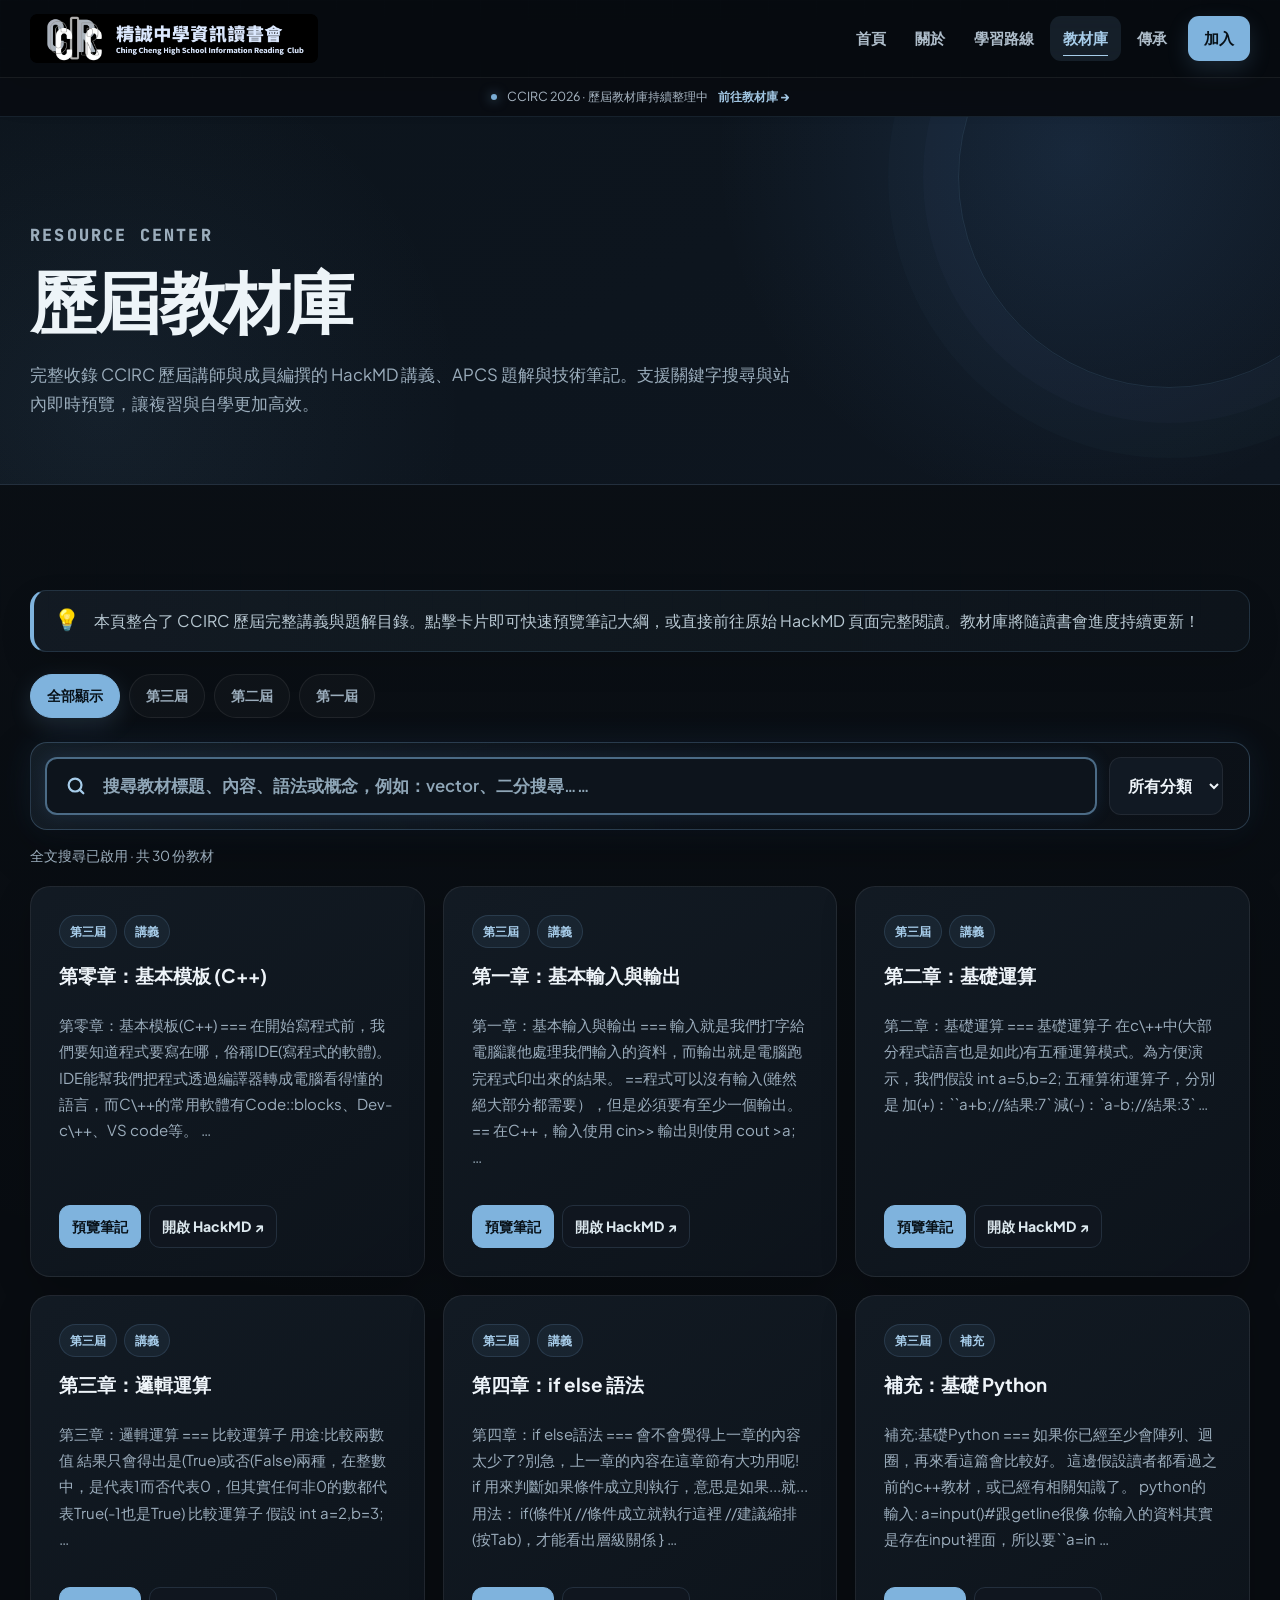
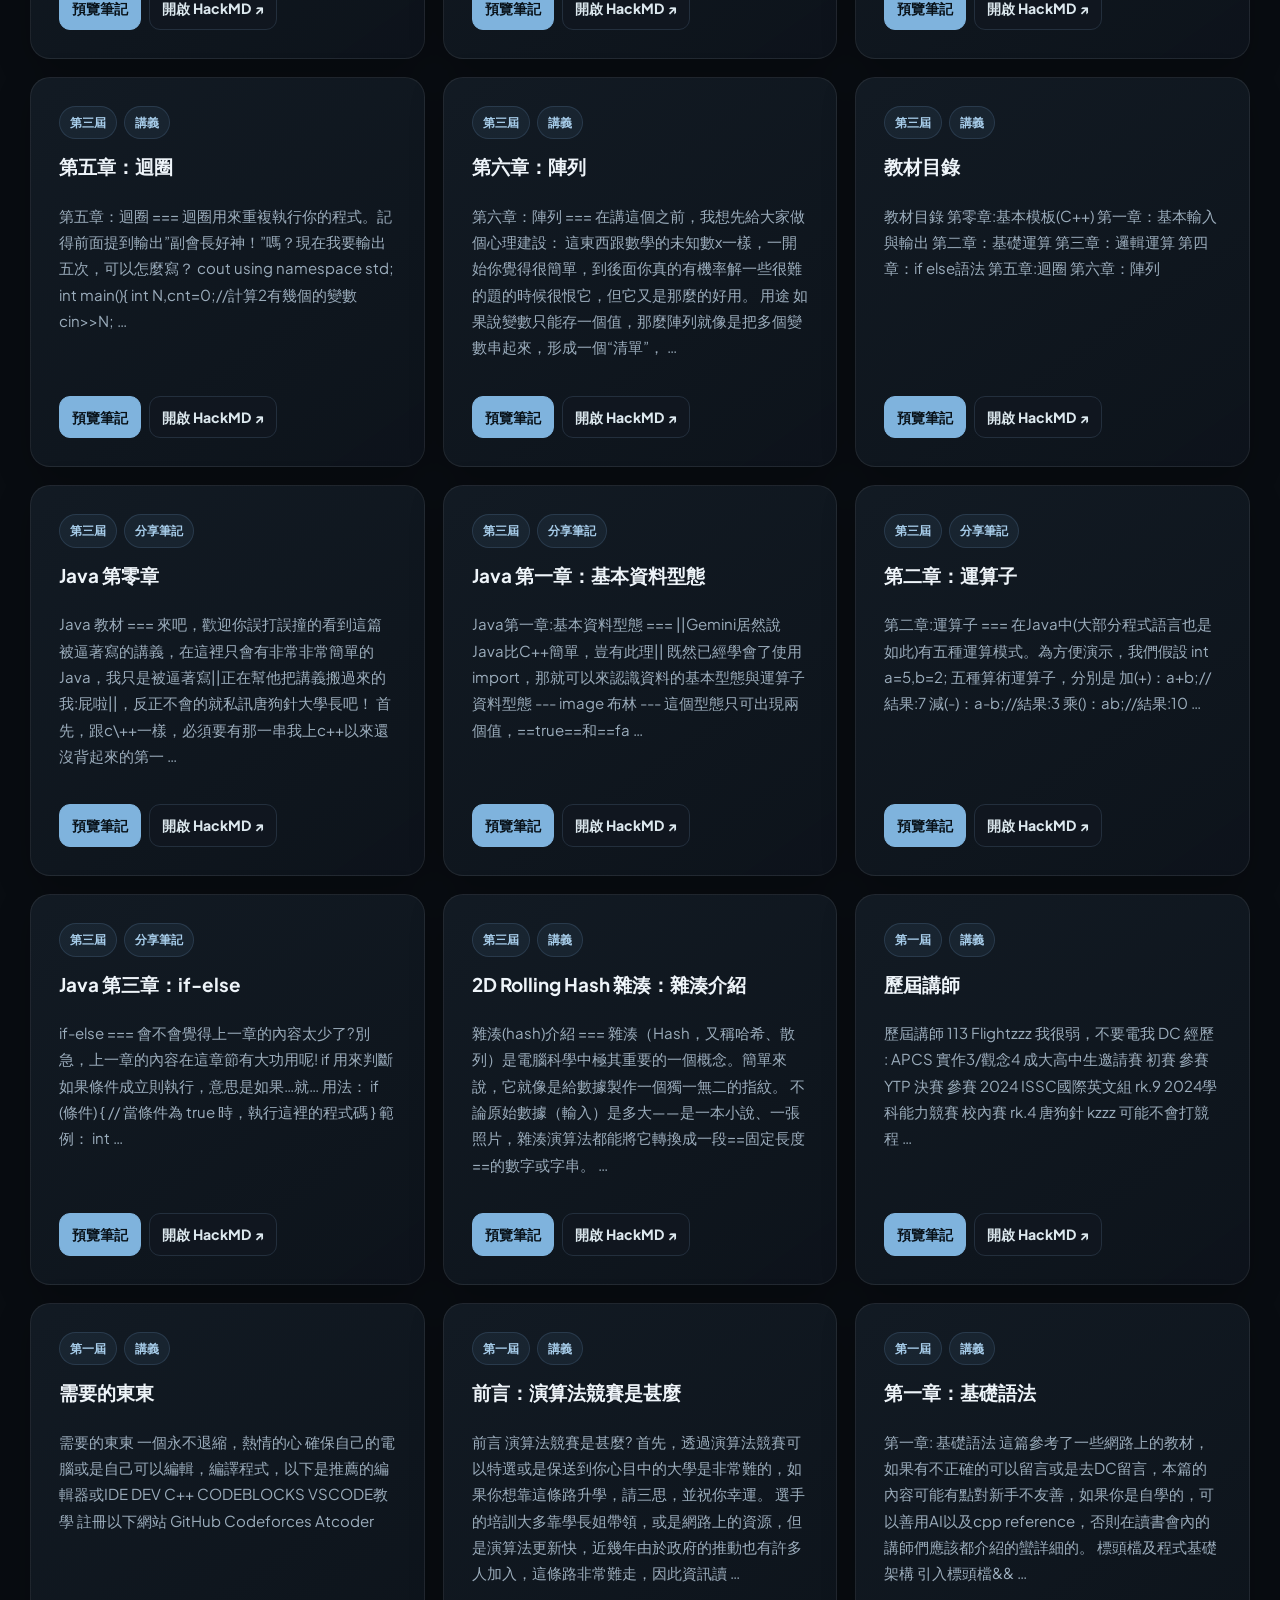
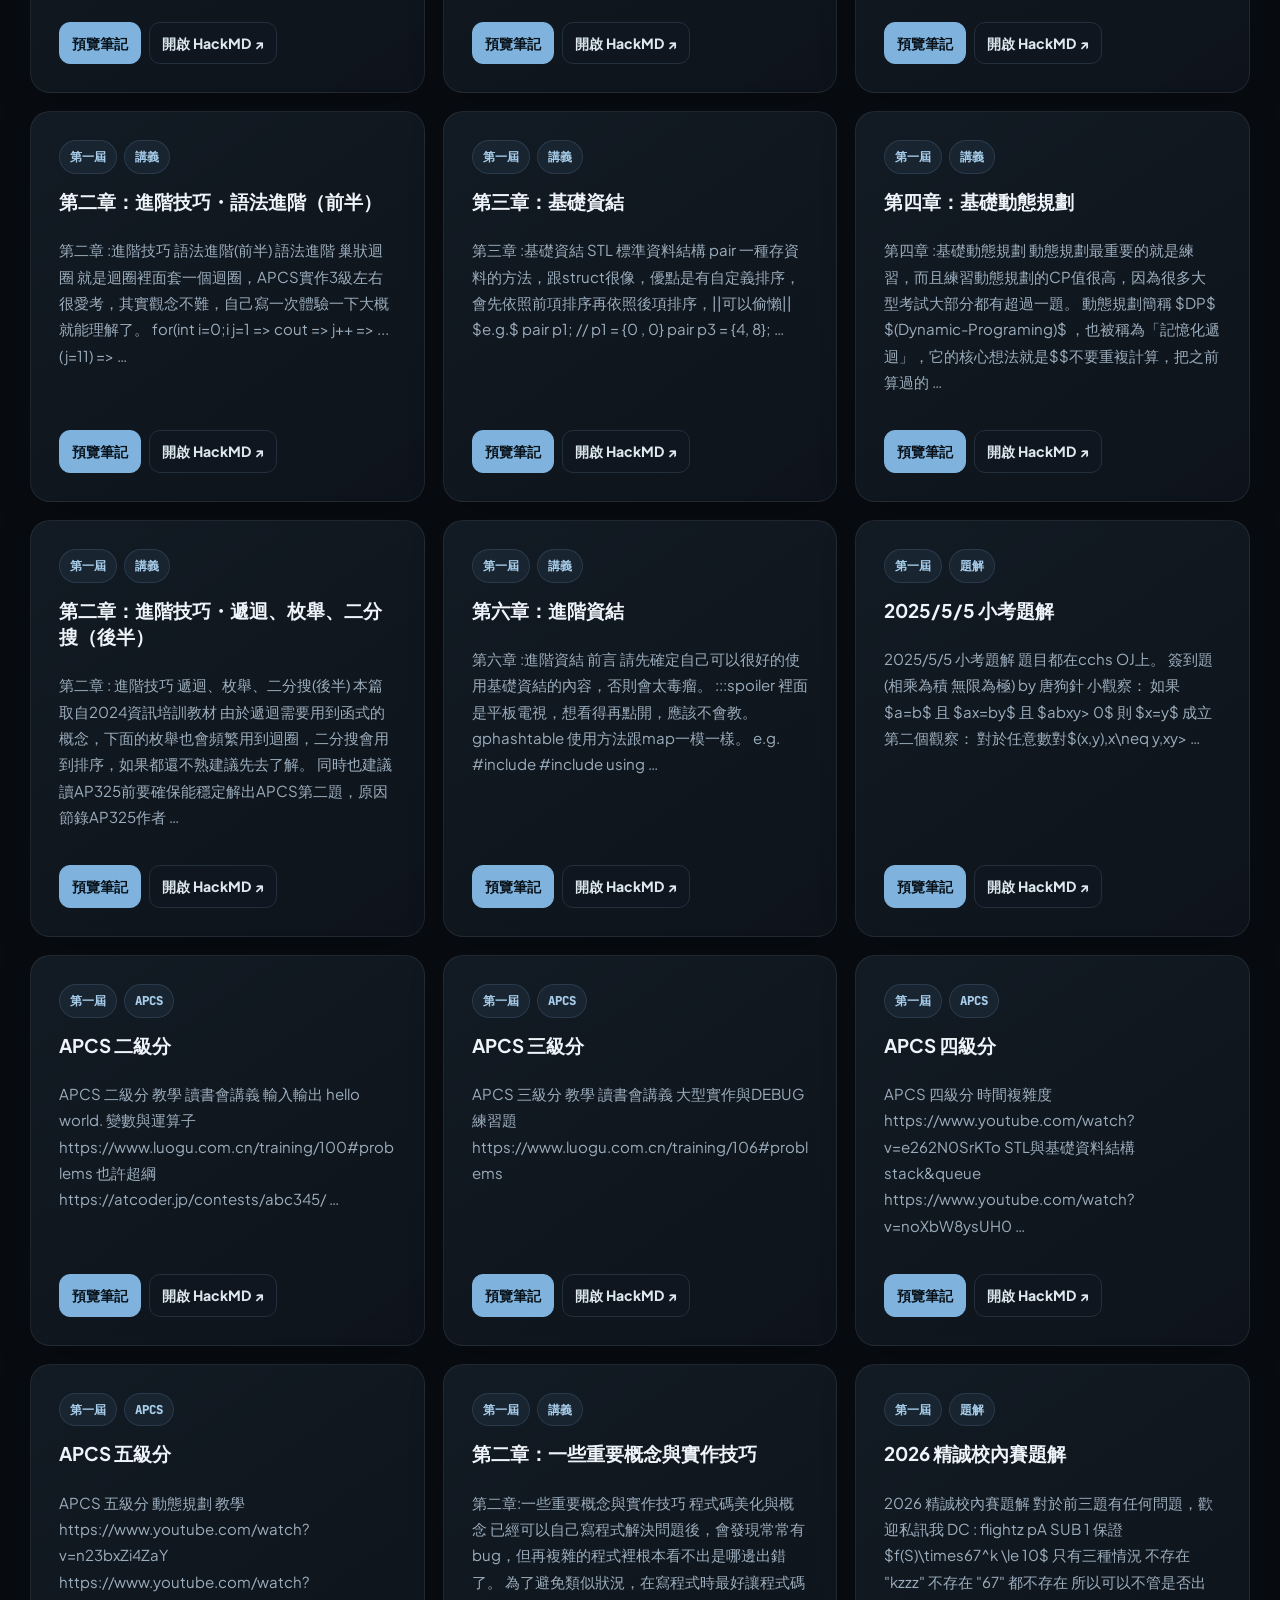
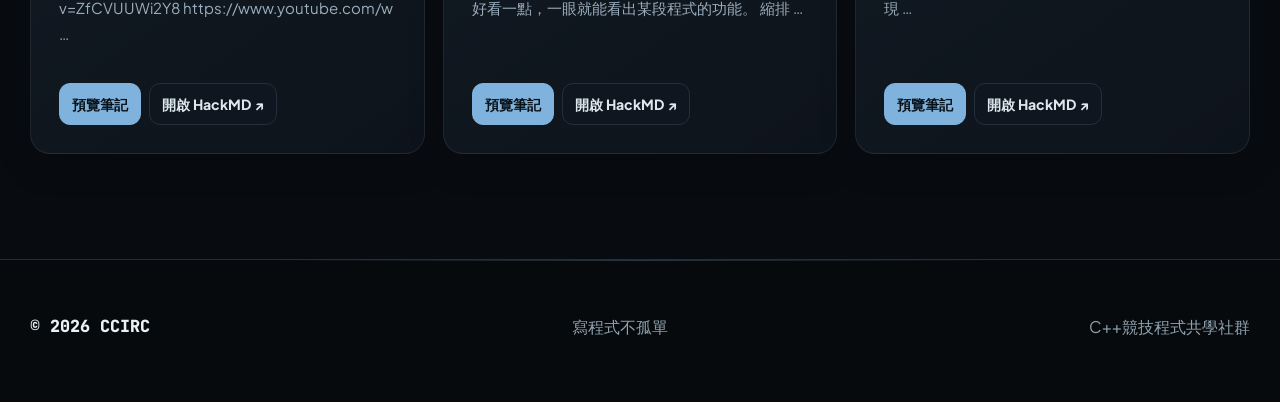
<file: pages/resources.html>
<!doctype html>
<html lang="zh-Hant">
<head>
  <!-- Google tag (gtag.js) -->
  <script async src="https://www.googletagmanager.com/gtag/js?id=G-T9XY0K5D8R"></script>
  <script>
    window.dataLayer = window.dataLayer || [];
    function gtag(){dataLayer.push(arguments);}
    gtag('js', new Date());
  
    gtag('config', 'G-T9XY0K5D8R');
  </script>
  
  <meta charset="utf-8">
  <meta name="viewport" content="width=device-width,initial-scale=1">
  <title>歷屆教材庫｜CCIRC</title>
  <meta name="description" content="CCIRC 歷屆 C++ 競技程式教材庫，整合學長姐公開的 HackMD 講義、筆記與題解，支援關鍵字搜尋與站內即時預覽再前往原筆記。">
  <meta name="theme-color" content="#080c11">
  <link rel="icon" href="../favicon.ico" sizes="any"><link rel="icon" type="image/png" sizes="32x32" href="../images/favicon-32.png"><link rel="icon" type="image/png" sizes="16x16" href="../images/favicon-16.png"><link rel="apple-touch-icon" href="../images/apple-touch-icon.png"><link rel="stylesheet" href="../css/style.css">
  <meta property="og:title" content="歷屆教材庫｜CCIRC">
  <meta property="og:description" content="CCIRC 歷屆 C++ 競技程式教材庫，整合學長姐公開的 HackMD 講義、筆記與題解，支援關鍵字搜尋與站內即時預覽後再前往原筆記。">
  <meta property="og:type" content="website"><meta property="og:url" content="https://cchs-ccirc.github.io/CCIRC-Website/pages/resources.html"><meta property="og:image" content="https://cchs-ccirc.github.io/CCIRC-Website/images/logo.png"><meta name="twitter:image" content="https://cchs-ccirc.github.io/CCIRC-Website/images/logo.png">
  <meta name="twitter:card" content="summary">
</head>
<body>
<a class="skip-link" href="#main-content">跳到主要內容</a>
<header class="site-header">
  <div class="wrap nav">
    <a class="brand" href="../index.html"><img class="brand-logo" src="../images/ccirc-header-logo.png" alt="精誠中學資訊讀書會 CCIRC" width="288" height="50"></a>
    <button class="nav-toggle" aria-label="開啟網站選單" aria-expanded="false" aria-controls="site-nav">☰</button>
    <nav id="site-nav" class="nav-links" aria-label="主要選單">
      <a href="../index.html">首頁</a><a href="about.html">關於</a><a href="learning.html">學習路線</a>
      <a href="resources.html">教材庫</a><a href="legacy.html">傳承</a>
      <a href="join.html" class="nav-cta">加入</a>
    </nav>
  </div>
</header>

<main id="main-content">
  <section class="page-head">
    <div class="wrap">
      <p class="kicker">RESOURCE CENTER</p>
      <h1>歷屆教材庫</h1>
      <p>完整收錄 CCIRC 歷屆講師與成員編撰的 HackMD 講義、APCS 題解與技術筆記。支援關鍵字搜尋與站內即時預覽，讓複習與自學更加高效。</p>
    </div>
  </section>

  <section class="section">
    <div class="wrap">
      <div class="notice" style="margin-bottom:22px">
        <span class="notice-icon">💡</span>
        <span>本頁整合了 CCIRC 歷屆完整講義與題解目錄。點擊卡片即可快速預覽筆記大綱，或直接前往原始 HackMD 頁面完整閱讀。教材庫將隨讀書會進度持續更新！</span>
      </div>

      <div class="cohort-filters" role="group" aria-label="依屆數篩選">
        <button type="button" class="filter-chip active" data-cohort="all">全部顯示</button>
        <button type="button" class="filter-chip" data-cohort="3rd">第三屆</button>
        <button type="button" class="filter-chip" data-cohort="2nd">第二屆</button>
        <button type="button" class="filter-chip" data-cohort="1st">第一屆</button>
      </div>

      <div class="resource-toolbar">
        <input aria-label="搜尋教材" id="resource-search" placeholder="搜尋教材標題、內容、語法或概念，例如：vector、二分搜尋……" type="search">
        <select id="resource-category">
          <option value="all">所有分類</option>
          <option value="講義">講義</option>
          <option value="APCS">APCS</option>
          <option value="題解">題解</option>
          <option value="分享筆記">分享筆記</option>
          <option value="補充">補充</option>
        </select>
      </div>
      <p class="resource-search-status" id="resource-search-status" aria-live="polite">正在載入教材全文索引…</p>

      <p class="empty" id="resource-empty-cohort" hidden>📁 該屆教材正由團隊進行數位化整理與校對中</p>
      <div class="resource-grid" id="resource-grid"></div>
      <p class="empty" id="resource-empty" hidden>🔍 找不到符合條件的教材？嘗試切換分類或搜尋其他關鍵字看看。</p>
    </div>
  </section>

  <div class="modal" id="preview-modal" role="dialog" aria-modal="true" aria-labelledby="preview-title" aria-hidden="true">
    <div class="modal-box">
      <div class="modal-head">
        <strong id="preview-title">HackMD 筆記內容預覽</strong>
        <button class="modal-close" id="preview-close" aria-label="關閉預覽">×</button>
      </div>
      <iframe class="preview-frame" id="preview-frame" title="HackMD 筆記預覽" loading="lazy" referrerpolicy="strict-origin-when-cross-origin"></iframe>
      <div class="modal-foot">
        <a class="btn btn-primary" id="preview-open" href="#" target="_blank" rel="noopener noreferrer">前往 HackMD 閱讀完整版 ↗</a>
      </div>
    </div>
  </div>
</main>

<footer class="site-footer"><div class="wrap footer-inner"><span class="footer-brand">©️ 2026 CCIRC</span><span>寫程式不孤單</span><span>C++競技程式共學社群</span></div></footer>
<script src="../js/main.js"></script>
<script src="../js/resources-data.js"></script>
<script src="../js/resources-search-index.js"></script>
<script src="../js/resources.js"></script>
</body>
</html>
</file>
<file: css/style.css>
@import url('https://fonts.googleapis.com/css2?family=JetBrains+Mono:wght@400;600;700&family=Plus+Jakarta+Sans:wght@500;700;800;900&display=swap');

:root{
  --brand:#7fb3dd;
  --brand-strong:#a7cdea;
  --brand-glow:#60a5fa;
  --brand-soft:rgba(127,179,221,.12);
  --brand-line:rgba(127,179,221,.26);
  --bg:#080c11;
  --bg-alt:#0b1119;
  --surface:#10161f;
  --surface-2:#151d28;
  --surface-3:#1a2430;
  --text:#eef4f9;
  --muted:#9badbc;
  --line:#232f3d;
  --header-height:76px;
  --radius:20px;
  --shadow:0 24px 70px rgba(0,0,0,.4);
  --ease:cubic-bezier(.22,.61,.36,1);
  --font-main:'Plus Jakarta Sans','Inter','Noto Sans TC','PingFang TC','Microsoft JhengHei',sans-serif;
  --font-mono:'JetBrains Mono',Consolas,Monaco,monospace;
}
*{box-sizing:border-box}
html{scroll-behavior:smooth;scroll-padding-top:calc(var(--header-height) + 14px);overflow-x:hidden}
body{margin:0;min-width:0;min-height:100vh;overflow-x:hidden;color:var(--text);background:var(--bg);font-family:var(--font-main);line-height:1.75;-webkit-font-smoothing:antialiased}
body.modal-is-open{overflow:hidden}
a{color:inherit;text-decoration:none}
button,input,select{font:inherit}
button{color:inherit}
img,svg,video,iframe{max-width:100%}
.wrap{width:min(1160px,calc(100% - 40px));margin-inline:auto}

/* Accessibility */
.skip-link{position:fixed;left:14px;top:10px;z-index:9000;padding:9px 13px;border-radius:10px;background:var(--brand);color:#081118;font-weight:900;transform:translateY(-160%);transition:transform .18s ease}
.skip-link:focus{transform:translateY(0)}
a:focus-visible,button:focus-visible,input:focus-visible,select:focus-visible{outline:2px solid var(--brand-strong);outline-offset:3px;border-radius:4px}

/* Header / Nav */
.site-header{position:fixed;top:0;left:0;right:0;width:100%;height:var(--header-height);z-index:5000;background:rgba(7,10,14,.78);border-bottom:1px solid var(--line);backdrop-filter:blur(16px);-webkit-backdrop-filter:blur(16px)}
.nav{height:100%;display:flex;align-items:center;justify-content:space-between;gap:18px}
.brand{display:flex;align-items:center;font-weight:900;letter-spacing:.02em;flex:0 0 auto}
.brand-logo{width:288px;height:50px;display:block;object-fit:contain;object-position:left center;background:transparent}
.brand-mark{display:none}
.brand-text{display:none}
.nav-links{display:flex;align-items:center;gap:4px}
.nav-links a{padding:9px 12px;border-radius:11px;color:#b7c6cf;font-weight:700;font-size:.94rem;white-space:nowrap;transition:background .18s ease,color .18s ease}
.nav-links a:hover,.nav-links a.active{background:var(--brand-soft);color:var(--brand-strong)}
.nav-links a.nav-cta{background:var(--brand);color:#081118;font-weight:800}
.nav-links a.nav-cta:hover{background:var(--brand-strong);color:#081118}
.nav-toggle{display:none;border:1px solid var(--line);background:var(--surface);border-radius:10px;padding:8px 11px;cursor:pointer}
main{display:block;padding-top:var(--header-height)}

/* Hero */
.hero{position:relative;overflow:hidden;padding:112px 0 96px;background-image:radial-gradient(circle at 82% 12%,rgba(96,165,250,.16),transparent 40%),radial-gradient(circle at 8% 85%,rgba(127,179,221,.10),transparent 45%),radial-gradient(rgba(127,179,221,.16) 1.1px,transparent 1.1px),linear-gradient(160deg,#0b131b,#080c11);background-size:100% 100%,100% 100%,26px 26px,100% 100%}
.hero:before{content:"";position:absolute;width:560px;height:560px;right:-200px;top:-240px;border:1px solid rgba(127,179,221,.12);border-radius:50%;box-shadow:0 0 0 48px rgba(127,179,221,.02),0 0 0 96px rgba(127,179,221,.012);pointer-events:none}
.hero-grid{display:grid;grid-template-columns:minmax(0,1.05fr) minmax(340px,.95fr);gap:52px;align-items:center;position:relative;z-index:1}
.eyebrow,.kicker{margin:0;color:var(--brand-strong);font-weight:800;letter-spacing:.13em;font-size:.8rem;font-family:var(--font-mono)}
.hero h1,.page-head h1{margin:14px 0 23px;font-size:clamp(2.6rem,6.4vw,4.9rem);line-height:1.08;letter-spacing:-.04em;font-weight:900}
.hero h1{background:linear-gradient(135deg,#f3f8fb 25%,var(--brand-glow) 120%);-webkit-background-clip:text;background-clip:text;-webkit-text-fill-color:transparent;filter:drop-shadow(0 0 22px rgba(96,165,250,.22))}
.lead{max-width:680px;margin:0;color:#a2b4c0;font-size:1.08rem}
.btns{display:flex;flex-wrap:wrap;gap:11px;margin-top:28px}
.btn,.small-btn{display:inline-flex;align-items:center;justify-content:center;gap:6px;border:1px solid var(--line);border-radius:11px;cursor:pointer;font-weight:750;transition:transform .18s var(--ease),background .18s ease,border-color .18s ease,box-shadow .18s ease}
.btn{min-height:47px;padding:0 19px}
.btn:hover,.small-btn:hover{transform:translateY(-2px)}
.btn-primary,.small-btn.primary{background:var(--brand);border-color:var(--brand);color:#081118}
.btn-primary:hover,.small-btn.primary:hover{background:var(--brand-strong);box-shadow:0 0 22px rgba(96,165,250,.28)}
.btn-secondary,.small-btn{background:var(--surface);color:#dce8ee}
.btn-secondary:hover,.small-btn:hover{border-color:var(--brand-line);background:var(--surface-2)}

/* Terminal card */
.terminal-card{background:#0d1319;border:1px solid rgba(127,179,221,.28);border-radius:18px;overflow:hidden;box-shadow:0 22px 60px rgba(0,0,0,.55),0 0 40px rgba(127,179,221,.10);font-family:var(--font-mono);width:100%;max-width:560px;margin-left:auto;transition:border-color .3s ease,box-shadow .3s ease}
.terminal-card:hover{border-color:rgba(127,179,221,.5);box-shadow:0 26px 70px rgba(0,0,0,.6),0 0 55px rgba(127,179,221,.2)}
.terminal-header{background:#131b23;padding:12px 18px;display:flex;align-items:center;border-bottom:1px solid var(--line);position:relative}
.terminal-dots{display:flex;gap:8px}
.dot{width:11px;height:11px;border-radius:50%}
.dot-red{background:#ff5f56}.dot-yellow{background:#ffbd2e}.dot-green{background:#27c93f}
.terminal-title{position:absolute;left:50%;transform:translateX(-50%);font-size:.78rem;color:var(--muted)}
.terminal-body{padding:22px 24px;color:var(--text);font-size:.92rem;line-height:1.65;min-height:260px}
.terminal-body pre{margin:0;white-space:pre-wrap;word-break:break-word}
.cursor{display:inline-block;color:var(--brand-strong);font-weight:bold;animation:blink .8s infinite;margin-left:2px}
@keyframes blink{0%,100%{opacity:1}50%{opacity:0}}
.token-comment{color:#7a8a9c;font-style:italic}
.token-keyword{color:#ff8fc7;font-weight:700}
.token-header{color:#c3a4fb}
.token-string{color:#f3f79e}
.token-func{color:#63f091}

/* Cards / sections */
.hero-panel,.card{background:var(--surface);border:1px solid var(--line);border-radius:var(--radius);box-shadow:0 10px 34px rgba(0,0,0,.22)}
.hero-panel{padding:30px;box-shadow:var(--shadow)}
.badge,.tag{display:inline-flex;align-items:center;padding:5px 10px;border-radius:999px;background:var(--brand-soft);color:var(--brand-strong);font-weight:800;font-size:.77rem;font-family:var(--font-mono)}
.hero-panel h2{font-size:1.6rem;line-height:1.4;margin:22px 0 18px}
.hero-panel p,.card p,.section-head>p,.page-head p{color:var(--muted)}
.mini-stat{display:grid;grid-template-columns:repeat(2,minmax(0,1fr));gap:12px;margin-top:20px}
.mini-stat div{padding:16px;background:var(--brand-soft);border:1px solid rgba(127,179,221,.1);border-radius:15px}
.mini-stat strong{display:block;color:var(--brand-strong);font-size:1.5rem;line-height:1.2;font-family:var(--font-mono)}
.mini-stat span{display:block;color:#a9bac5;margin-top:4px;font-size:.9rem}
.section{padding:80px 0}
.section-head{display:flex;justify-content:space-between;gap:30px;align-items:end;margin-bottom:30px}
.section-head>div{min-width:0}
.section-head h2{margin:5px 0 0;font-size:clamp(1.8rem,4vw,2.6rem);line-height:1.2;font-weight:850}
.section-head>p{max-width:650px;margin:0}
.section-head.center{display:block;text-align:center;max-width:640px;margin-inline:auto}
.section-head.center>p{margin:12px auto 0}
.grid{display:grid;grid-template-columns:repeat(3,minmax(0,1fr));gap:18px}
.grid-2{grid-template-columns:repeat(2,minmax(0,1fr))}
.card{padding:24px;min-width:0;transition:transform .25s var(--ease),border-color .18s ease,box-shadow .25s ease}
.card:hover{transform:translateY(-4px);border-color:var(--brand-line);box-shadow:0 10px 30px rgba(0,0,0,.5),0 0 22px rgba(127,179,221,.12)}
.card-icon{font-size:1.7rem;margin-bottom:10px}
.card h3{margin:14px 0 8px;line-height:1.4}
.card-icon+h3{margin-top:0}

.page-head{padding:70px 0 46px;background:linear-gradient(150deg,#0c141c,#0e1620);border-bottom:1px solid var(--line)}
.page-head h1{font-size:clamp(2.4rem,5.6vw,4.2rem);color:#edf4f8}
.page-head p{max-width:760px;margin:0;font-size:1.05rem}

/* Info block (about page) */
.info-block h2{font-size:1.7rem;margin:0 0 14px;font-weight:850}
.info-block h3{font-size:1.2rem;margin:0 0 14px}
.info-block p{color:var(--muted);margin:0 0 14px}
.info-block p:last-child{margin-bottom:0}
.info-block.panel{background:var(--surface);border:1px solid var(--line);border-radius:var(--radius);padding:30px}
.timeline-list{list-style:none;margin:0;padding:0}
.timeline-list li{margin-bottom:16px;color:var(--muted);font-size:.94rem;padding-left:18px;position:relative}
.timeline-list li:before{content:"";position:absolute;left:0;top:9px;width:6px;height:6px;border-radius:50%;background:var(--brand)}
.timeline-list strong{color:var(--text)}
.partner-subtitle{font-size:1rem;color:var(--brand-strong);margin:0 0 18px;text-align:center;font-family:var(--font-mono);letter-spacing:.04em}
.support-card-wrap{max-width:720px;margin:0 auto 8px;width:100%}
.support-equal-card{padding:22px 28px;min-height:110px;display:flex;align-items:center;gap:22px;border-radius:16px;background:var(--surface);border:1px solid var(--line);text-decoration:none;transition:all .25s ease}
.support-equal-card:hover{border-color:var(--brand-line);transform:translateY(-3px);box-shadow:0 10px 28px rgba(0,0,0,.35)}
.school-logo-box{width:62px;height:62px;border-radius:50%;background:#fff;border:2px solid rgba(255,255,255,.85);display:flex;align-items:center;justify-content:center;flex-shrink:0;padding:6px;box-shadow:0 0 15px rgba(255,255,255,.18)}
.school-logo{width:100%;height:100%;object-fit:contain}
.partner-info h3,.advisor-info h3{font-size:1.15rem;color:var(--text);margin:0 0 4px}
.text-accent{color:var(--brand-strong)}
.alumni-box{background:linear-gradient(135deg,rgba(127,179,221,.09) 0%,rgba(16,22,31,.9) 100%)}
.alumni-badge{font-family:var(--font-mono);font-size:.78rem;font-weight:800;color:#fbbf24;background:rgba(251,191,36,.12);border:1px solid rgba(251,191,36,.32);padding:8px 15px;border-radius:50px;flex-shrink:0}
.alumni-text h3{font-size:1.08rem;color:var(--text);margin-bottom:4px}
.alumni-text p{font-size:.9rem;color:var(--muted);margin:0}

/* Roadmap (learning page) */
.roadmap{position:relative;max-width:840px;margin:0 auto;padding-left:32px}
.roadmap:before{content:"";position:absolute;top:6px;bottom:6px;left:20px;width:2px;background:linear-gradient(180deg,var(--brand) 0%,rgba(35,47,61,.2) 100%)}
.roadmap-step{position:relative;margin-bottom:34px}
.roadmap-step:last-child{margin-bottom:0}
.roadmap-marker{position:absolute;left:-32px;top:0;width:42px;height:42px;border-radius:50%;background:var(--bg);border:2px solid var(--brand);color:var(--text);display:flex;align-items:center;justify-content:center;font-weight:800;font-size:.86rem;font-family:var(--font-mono);z-index:2;box-shadow:0 0 14px rgba(127,179,221,.3)}
.roadmap-content{background:var(--surface);border:1px solid var(--line);border-radius:18px;padding:24px;margin-left:26px;transition:transform .2s ease,border-color .2s ease}
.roadmap-content:hover{transform:translateY(-3px);border-color:var(--brand-line)}
.roadmap-header{display:flex;align-items:center;gap:12px;margin-bottom:10px;flex-wrap:wrap}
.roadmap-header h3{font-size:1.2rem;color:var(--text);margin:0}
.roadmap-desc{color:var(--muted);font-size:.92rem;margin:0 0 16px}
.roadmap-topics{list-style:none;padding:0;margin:0 0 16px}
.roadmap-topics li{font-size:.9rem;color:var(--muted);position:relative;padding-left:20px;margin-bottom:7px}
.roadmap-topics li:before{content:"▸";position:absolute;left:0;color:var(--brand-strong)}
.roadmap-topics code{background:var(--bg-alt);color:var(--brand-strong);padding:2px 6px;border-radius:4px;font-family:var(--font-mono);font-size:.82rem}
.roadmap-footer{border-top:1px dashed var(--line);padding-top:12px;margin-top:4px}
.target-badge{font-size:.8rem;color:var(--brand-strong);font-weight:700;font-family:var(--font-mono)}
.tag-basic{background:rgba(52,211,153,.15);color:#34d399}
.tag-stl{background:rgba(96,165,250,.15);color:#60a5fa}
.tag-algo{background:rgba(251,191,36,.15);color:#fbbf24}
.tag-advanced{background:rgba(248,113,113,.15);color:#f87171}

/* Resources */
.notice{padding:16px 20px;background:var(--brand-soft);border:1px solid rgba(127,179,221,.16);border-left:4px solid var(--brand);border-radius:12px;color:#b8c8d2;display:flex;gap:14px;align-items:flex-start}
.notice-icon{font-size:1.3rem;line-height:1.2}
.resource-toolbar{display:grid;grid-template-columns:minmax(0,1fr) auto auto;gap:10px;margin:24px 0}
.resource-toolbar input,.resource-toolbar select{width:100%;min-height:47px;padding:0 14px;border:1px solid var(--line);border-radius:11px;background:var(--surface);color:var(--text);outline:none}
.resource-toolbar input::placeholder{color:#718693}
.resource-toolbar input:focus,.resource-toolbar select:focus{border-color:var(--brand);box-shadow:0 0 0 3px rgba(127,179,221,.12)}
.cohort-filters{display:flex;flex-wrap:wrap;gap:9px;margin-bottom:24px}
.filter-chip{background:var(--surface);border:1px solid var(--line);color:var(--muted);padding:9px 16px;border-radius:30px;font-size:.86rem;font-weight:700;cursor:pointer;transition:all .18s ease}
.filter-chip.active,.filter-chip:hover{background:var(--brand);color:#081118;border-color:var(--brand)}
.resource-grid{display:grid;grid-template-columns:repeat(3,minmax(0,1fr));gap:18px;min-width:0}
.resource-card{display:flex;flex-direction:column}
.resource-card h3{overflow-wrap:anywhere;margin-top:14px}
.resource-card p{font-size:.94rem;overflow-wrap:anywhere;flex:1 0 auto}
.resource-search-status{margin:-10px 0 18px;color:var(--muted);font-size:.86rem}
.resource-card .resource-snippet{line-height:1.75}
.resource-card mark{background:rgba(127,179,221,.22);color:var(--text);padding:1px 3px;border-radius:4px;font-weight:800}
.search-match-badge{display:inline-flex;align-items:center;padding:4px 8px;border-radius:999px;background:rgba(127,179,221,.12);color:var(--brand-glow);font-size:.72rem;font-weight:800}

.tags{display:flex;gap:7px;flex-wrap:wrap}
.actions{display:flex;gap:8px;flex-wrap:wrap;margin-top:17px}
.small-btn{padding:8px 12px;font-size:.88rem}
.empty{padding:36px;text-align:center;color:var(--muted);background:var(--surface);border:1px dashed var(--line);border-radius:16px}

/* Timeline (legacy page) */
.timeline{position:relative;max-width:900px}
.timeline:before{content:"";position:absolute;left:14px;top:8px;bottom:0;width:2px;background:var(--line)}
.timeline-item{position:relative;padding:0 0 36px 50px}
.timeline-dot{position:absolute;left:7px;top:7px;width:16px;height:16px;border-radius:50%;background:var(--brand);border:4px solid var(--bg);box-shadow:0 0 0 2px var(--brand)}

/* Footer */
.site-footer{padding:42px 0;border-top:1px solid var(--line);background:#070a0d;color:#8fa2ae}
.footer-inner{display:flex;justify-content:space-between;gap:20px;flex-wrap:wrap}
.footer-brand{font-weight:900;color:#e8f1f5;font-family:var(--font-mono)}
.back-to-top{position:fixed;right:20px;bottom:20px;z-index:5200;width:46px;height:46px;border:1px solid var(--brand-line);border-radius:50%;background:#131c25;color:#dcebf4;display:grid;place-items:center;cursor:pointer;font-size:1.15rem;font-weight:900;opacity:0;visibility:hidden;pointer-events:none;transform:translateY(8px);transition:opacity .18s ease,visibility .18s ease,transform .18s ease,background .18s ease;box-shadow:0 12px 30px rgba(0,0,0,.35)}
.back-to-top.is-visible{opacity:1;visibility:visible;pointer-events:auto;transform:translateY(0)}
.back-to-top:hover{background:#1c2b38}

/* Modal (resource preview) */
.modal{position:fixed;inset:0;z-index:7000;display:none;align-items:center;justify-content:center;padding:20px;background:rgba(3,6,9,.8);backdrop-filter:blur(6px);-webkit-backdrop-filter:blur(6px)}
.modal.open{display:flex}
.modal-box{width:min(1100px,100%);height:min(88vh,900px);min-height:0;background:var(--surface);border:1px solid var(--line);border-radius:18px;overflow:hidden;box-shadow:0 30px 100px rgba(0,0,0,.55);display:flex;flex-direction:column}
.modal-head{flex:0 0 auto;min-height:58px;display:flex;align-items:center;justify-content:space-between;gap:15px;padding:11px 15px;border-bottom:1px solid var(--line);background:#11181f}
.modal-head strong{overflow:hidden;text-overflow:ellipsis;white-space:nowrap}
.modal-close{width:36px;height:36px;border:1px solid var(--line);border-radius:10px;background:var(--surface-2);color:#cfe2ed;cursor:pointer;font-size:1.25rem;line-height:1}
.preview-frame{display:block;flex:1 1 auto;width:100%;height:100%;min-height:0;border:0;background:#fff}
.modal-foot{flex:0 0 auto;display:flex;justify-content:flex-end;padding:10px 14px;border-top:1px solid var(--line);background:#0e151b}
.preview-fallback{flex:0 0 auto;padding:11px 14px;border-top:1px solid var(--line);background:#141e26;color:#a8bbc6}
.preview-fallback strong{display:block;color:#e7f1f5}
.preview-fallback span{font-size:.84rem}


/* Stories page removed — archive styles intentionally omitted. */


/* =========================================================
   CCIRC V4 UI UPGRADE
   Inspired by contemporary motion-led landing pages and
   announcement/banner component patterns.
   Brand palette intentionally preserved.
   ========================================================= */

:root{
  --ui-max:1220px;
  --glass:rgba(13,19,26,.72);
  --glass-strong:rgba(16,23,31,.9);
  --hairline:rgba(255,255,255,.075);
  --motion-fast:180ms;
  --motion-med:420ms;
  --motion-slow:760ms;
}

::selection{background:rgba(127,179,221,.28);color:var(--text)}
body{background:
  radial-gradient(circle at 50% -10%,rgba(127,179,221,.035),transparent 34%),
  var(--bg)}
body:before{
  content:"";position:fixed;inset:0;pointer-events:none;z-index:-2;
  background-image:linear-gradient(rgba(127,179,221,.025) 1px,transparent 1px),
                   linear-gradient(90deg,rgba(127,179,221,.025) 1px,transparent 1px);
  background-size:48px 48px;
  mask-image:linear-gradient(to bottom,black,transparent 75%);
}

.wrap{width:min(var(--ui-max),calc(100% - 44px))}
.site-header{
  height:78px;
  background:rgba(6,9,13,.64);
  border-bottom:1px solid rgba(255,255,255,.07);
  box-shadow:0 10px 40px rgba(0,0,0,.12);
  transition:background .3s ease,box-shadow .3s ease,transform .3s ease;
}
.site-header.is-scrolled{
  background:rgba(7,10,14,.88);
  box-shadow:0 16px 48px rgba(0,0,0,.28);
}
.brand{gap:12px}
.brand-mark{
  width:42px;height:42px;border-radius:13px;
  box-shadow:0 0 0 1px rgba(127,179,221,.12),0 8px 24px rgba(0,0,0,.22);
  transition:transform .35s var(--ease),box-shadow .35s ease;
}
.brand:hover .brand-mark{transform:rotate(-4deg) scale(1.04);box-shadow:0 0 0 1px var(--brand-line),0 10px 30px rgba(0,0,0,.3)}
.nav-links{gap:3px}
.nav-links a{
  position:relative;
  padding:9px 13px;
  color:#aebdca;
}
.nav-links a:after{
  content:"";position:absolute;left:13px;right:13px;bottom:5px;height:1px;
  background:var(--brand-strong);transform:scaleX(0);transform-origin:center;
  transition:transform .25s var(--ease);
}
.nav-links a:hover:after,.nav-links a.active:after{transform:scaleX(1)}
.nav-links a.nav-cta{
  margin-left:5px;padding-inline:16px;
  box-shadow:0 8px 22px rgba(127,179,221,.16);
}
.nav-links a.nav-cta:after{display:none}
main{padding-top:116px}

.ccirc-announcement{
  position:fixed;top:78px;left:0;right:0;z-index:4900;
  border-bottom:1px solid rgba(127,179,221,.12);
  background:rgba(9,14,20,.78);
  backdrop-filter:blur(12px);-webkit-backdrop-filter:blur(12px);
}
.ccirc-announcement-inner{
  min-height:38px;display:flex;align-items:center;justify-content:center;
  gap:10px;padding:7px 0;font-size:.78rem;color:#aebdca;
}
.ccirc-announcement a{color:var(--brand-strong);font-weight:800}
.ccirc-announcement .announce-dot{
  width:6px;height:6px;border-radius:50%;background:var(--brand);
  box-shadow:0 0 12px rgba(127,179,221,.7);
  animation:announcePulse 2s ease-in-out infinite;
}
@keyframes announcePulse{50%{opacity:.45;transform:scale(.8)}}

.hero{
  min-height:calc(100svh - 78px);
  display:flex;align-items:center;
  padding:112px 0 96px;
  background-image:
    radial-gradient(circle at 76% 24%,rgba(96,165,250,.18),transparent 34%),
    radial-gradient(circle at 12% 78%,rgba(127,179,221,.10),transparent 40%),
    radial-gradient(rgba(127,179,221,.13) 1px,transparent 1px),
    linear-gradient(160deg,#0b131b,#080c11);
  background-size:100% 100%,100% 100%,28px 28px,100% 100%;
}
.hero:after{
  content:"";position:absolute;inset:auto 0 0;height:180px;
  background:linear-gradient(to bottom,transparent,var(--bg));
  pointer-events:none;
}
.hero-grid{grid-template-columns:minmax(0,1.12fr) minmax(360px,.88fr);gap:72px}
.hero .eyebrow{
  display:inline-flex;align-items:center;gap:9px;
  padding:7px 11px;border:1px solid var(--brand-line);border-radius:999px;
  background:rgba(127,179,221,.055);box-shadow:0 8px 30px rgba(0,0,0,.12);
}
.hero .eyebrow:before{content:"";width:6px;height:6px;border-radius:50%;background:var(--brand);box-shadow:0 0 14px rgba(127,179,221,.75)}
.hero h1{font-size:clamp(3.1rem,7vw,6.35rem);max-width:760px;margin-top:20px}
.lead{max-width:690px;font-size:1.06rem;line-height:1.9}
.btn{
  min-height:50px;padding:0 21px;border-radius:13px;
  position:relative;overflow:hidden;
}
.btn:before{
  content:"";position:absolute;inset:0;background:linear-gradient(110deg,transparent 20%,rgba(255,255,255,.2),transparent 80%);
  transform:translateX(-120%);transition:transform .55s ease;
}
.btn:hover:before{transform:translateX(120%)}
.btn-primary{box-shadow:0 12px 30px rgba(127,179,221,.18)}

.hero-meta{
  display:flex;flex-wrap:wrap;gap:8px;margin-top:30px;
}
.hero-meta span{
  padding:7px 10px;border:1px solid var(--hairline);border-radius:999px;
  color:#91a5b3;background:rgba(255,255,255,.025);font-size:.76rem;font-family:var(--font-mono)
}

.terminal-card{
  max-width:590px;border-radius:22px;
  box-shadow:0 34px 90px rgba(0,0,0,.56),0 0 70px rgba(127,179,221,.08);
  transform:perspective(1200px) rotateY(-3deg) rotateX(1deg);
  transition:transform .55s var(--ease),box-shadow .55s ease,border-color .35s ease;
}
.terminal-card:hover{transform:perspective(1200px) rotateY(0) rotateX(0) translateY(-5px)}
.terminal-header{padding:13px 18px}
.terminal-body{min-height:320px;padding:26px 27px}
.terminal-card:after{
  content:"";position:absolute;inset:0;pointer-events:none;border-radius:inherit;
  box-shadow:inset 0 1px rgba(255,255,255,.06);
}

.section{padding:105px 0}
.section-head{margin-bottom:38px}
.section-head h2{letter-spacing:-.025em}
.section-head>p{line-height:1.8}
.bg-alt{
  background:
    radial-gradient(circle at 10% 20%,rgba(127,179,221,.05),transparent 28%),
    linear-gradient(180deg,rgba(255,255,255,.012),transparent);
  border-top:1px solid rgba(255,255,255,.035);
  border-bottom:1px solid rgba(255,255,255,.035);
}

.card,.info-block.panel,.roadmap-content,.support-equal-card{
  position:relative;overflow:hidden;
  background:linear-gradient(145deg,rgba(20,28,38,.9),rgba(14,20,28,.92));
  border-color:rgba(255,255,255,.075);
}
.card:before,.info-block.panel:before,.roadmap-content:before,.support-equal-card:before{
  content:"";position:absolute;inset:0;pointer-events:none;
  background:radial-gradient(260px circle at var(--mx,50%) var(--my,0%),rgba(127,179,221,.11),transparent 70%);
  opacity:0;transition:opacity .3s ease;
}
.card:hover:before,.info-block.panel:hover:before,.roadmap-content:hover:before,.support-equal-card:hover:before{opacity:1}
.card{padding:28px;min-height:205px}
.card:hover{transform:translateY(-7px);border-color:rgba(127,179,221,.32);box-shadow:0 22px 48px rgba(0,0,0,.38),0 0 30px rgba(127,179,221,.08)}
.card h3{font-size:1.18rem}
.card p{line-height:1.8}
.badge,.tag{
  position:relative;z-index:1;
  border:1px solid rgba(127,179,221,.16);
  background:rgba(127,179,221,.075);
}

.start-grid{grid-template-columns:repeat(3,minmax(0,1fr))}
.start-grid .card{min-height:190px}
.start-grid .card .arrow{display:inline-block;margin-top:18px;color:var(--brand-strong);transition:transform .25s ease}
.start-grid .card:hover .arrow{transform:translateX(6px)}

.page-head{
  position:relative;overflow:hidden;
  padding:105px 0 65px;
  background:
    radial-gradient(circle at 84% 10%,rgba(96,165,250,.13),transparent 32%),
    radial-gradient(circle at 8% 80%,rgba(127,179,221,.07),transparent 30%),
    linear-gradient(150deg,#0c141c,#0e1620);
}
.page-head:before{
  content:"";position:absolute;right:-100px;top:-150px;width:420px;height:420px;
  border:1px solid rgba(127,179,221,.13);border-radius:50%;
  box-shadow:0 0 0 35px rgba(127,179,221,.025),0 0 0 70px rgba(127,179,221,.018);
}
.page-head h1{position:relative;z-index:1}
.page-head p{position:relative;z-index:1}

.resource-toolbar{
  padding:12px;border:1px solid rgba(255,255,255,.06);border-radius:17px;
  background:rgba(12,18,25,.7);box-shadow:0 15px 40px rgba(0,0,0,.18);
}
.resource-toolbar input,.resource-toolbar select{background:#111923;border-color:rgba(255,255,255,.07);border-radius:12px}
.resource-card{min-height:255px}
.resource-card .actions{margin-top:20px}
.filter-chip{background:rgba(255,255,255,.025);border-color:rgba(255,255,255,.07)}
.filter-chip.active{box-shadow:0 8px 22px rgba(127,179,221,.16)}

.notice{
  border-radius:16px;
  background:linear-gradient(90deg,rgba(127,179,221,.08),rgba(127,179,221,.035));
  box-shadow:0 12px 32px rgba(0,0,0,.12)
}

.roadmap{max-width:940px}
.roadmap-content{padding:29px;border-radius:20px}
.roadmap-marker{width:46px;height:46px}
.roadmap-step{margin-bottom:42px}
.roadmap-step:hover .roadmap-marker{box-shadow:0 0 0 5px rgba(127,179,221,.07),0 0 26px rgba(127,179,221,.35)}

.timeline{max-width:960px}
.timeline-item{
  padding:0 0 48px 64px;
  transition:transform .35s var(--ease);
}
.timeline-item:hover{transform:translateX(5px)}
.timeline-item h3{font-size:1.3rem;margin:14px 0 7px}
.timeline-item p{color:var(--muted);max-width:680px}
.timeline-dot{left:5px;width:20px;height:20px}

.site-footer{
  position:relative;padding:52px 0 60px;
  background:#070a0d;
}
.site-footer:before{
  content:"";position:absolute;top:0;left:50%;width:min(720px,70%);height:1px;
  transform:translateX(-50%);background:linear-gradient(90deg,transparent,var(--brand-line),transparent)
}
.footer-inner{align-items:center}
.footer-brand{font-size:1.05rem}

.ccirc-reveal{
  opacity:0;transform:translateY(22px);
  transition:opacity .72s var(--ease),transform .72s var(--ease);
}
.ccirc-reveal.is-visible{opacity:1;transform:none}
.ccirc-reveal:nth-child(2){transition-delay:70ms}
.ccirc-reveal:nth-child(3){transition-delay:140ms}
.ccirc-reveal:nth-child(4){transition-delay:210ms}

/* 教材庫：醒目的搜尋框 */
.resource-toolbar{
  gap:12px;padding:14px;border-color:var(--brand-line);
  background:linear-gradient(135deg,rgba(127,179,221,.10),rgba(12,18,25,.78) 60%);
  box-shadow:0 18px 46px rgba(0,0,0,.28),0 0 34px rgba(96,165,250,.10);
}
.resource-toolbar input[type="search"]{
  min-height:58px;padding:0 18px 0 56px;font-size:1.05rem;font-weight:600;
  border:2px solid rgba(127,179,221,.55);background-color:#0d141c;box-shadow:0 0 18px rgba(96,165,250,.12);
  background-image:url("data:image/svg+xml,%3Csvg xmlns='http://www.w3.org/2000/svg' width='24' height='24' viewBox='0 0 24 24' fill='none' stroke='%23a7cdea' stroke-width='2.4' stroke-linecap='round' stroke-linejoin='round'%3E%3Ccircle cx='11' cy='11' r='7'/%3E%3Cpath d='m20 20-3.5-3.5'/%3E%3C/svg%3E");
  background-repeat:no-repeat;background-position:18px center;background-size:22px;
  text-overflow:ellipsis;
  transition:border-color .18s ease,box-shadow .18s ease,background-color .18s ease;
}
.resource-toolbar input[type="search"]::placeholder{color:#8fa6b7}
.resource-toolbar input[type="search"]:hover{border-color:var(--brand)}
.resource-toolbar input[type="search"]:focus{
  border-color:var(--brand-glow);background-color:#101a25;
  box-shadow:0 0 0 4px rgba(96,165,250,.18),0 0 28px rgba(96,165,250,.22);
}
.resource-toolbar select{min-height:58px;font-weight:600}
@media (max-width:640px){
  .resource-toolbar input[type="search"]{min-height:54px;font-size:1rem}
}

.scroll-progress{
  position:fixed;left:0;top:0;height:4px;width:100%;z-index:9999;
  transform-origin:left center;transform:scaleX(0);
  background:linear-gradient(90deg, #9d00ff, #0080ff);;
  box-shadow:0 0 14px rgba(127,179,221,.5);
}

.modal-box{border-radius:22px;box-shadow:0 40px 120px rgba(0,0,0,.65)}
.modal-head{min-height:62px}
.modal-close:hover{border-color:var(--brand-line);background:#1a2530}

@media (max-width:900px){
  .hero{min-height:auto;padding:82px 0 80px}
  .hero-grid{grid-template-columns:1fr;gap:48px}
  .terminal-card{margin:0;max-width:none;transform:none}
  .terminal-card:hover{transform:translateY(-4px)}
  .grid,.resource-grid,.start-grid{grid-template-columns:repeat(2,minmax(0,1fr))}
  .section{padding:82px 0}
}
@media (max-width:700px){
  .brand-logo{width:220px;height:auto;max-height:44px}

  .wrap{width:min(100% - 28px,var(--ui-max))}
  .site-header{height:70px}
  .ccirc-announcement{top:70px}
  main{padding-top:108px}
  .brand-text .brand-sub{display:none}
  .nav-toggle{display:block}
  .nav-links{
    position:absolute;top:calc(100% + 8px);left:14px;right:14px;
    padding:9px;display:grid;gap:3px;
    background:rgba(10,15,21,.96);border:1px solid rgba(255,255,255,.08);
    border-radius:17px;box-shadow:0 22px 60px rgba(0,0,0,.45);
    opacity:0;visibility:hidden;transform:translateY(-8px);
    transition:opacity .2s ease,transform .2s ease,visibility .2s ease;
  }
  .nav-links.open{opacity:1;visibility:visible;transform:none}
  .nav-links a{padding:12px 13px}
  .nav-links a.nav-cta{margin-left:0}
  .ccirc-announcement-inner{font-size:.7rem;text-align:center}
  .hero{padding:66px 0 68px}
  .hero h1{font-size:clamp(2.8rem,15vw,4.4rem)}
  .lead{font-size:.98rem}
  .hero-meta{margin-top:23px}
  .terminal-body{min-height:270px;padding:21px 18px;font-size:.78rem}
  .section{padding:70px 0}
  .section-head{display:block}
  .section-head>p{margin-top:14px}
  .grid,.resource-grid,.grid-2,.start-grid{grid-template-columns:1fr}
  .card{min-height:0;padding:24px}
  .page-head{padding:72px 0 48px}
  .page-head h1{font-size:clamp(2.35rem,12vw,3.6rem)}
  .resource-toolbar{grid-template-columns:1fr}
  .roadmap{padding-left:24px}
  .roadmap:before{left:11px}
  .roadmap-marker{left:-24px;width:38px;height:38px;font-size:.75rem}
  .roadmap-content{margin-left:18px;padding:22px}
  .support-equal-card{padding:20px}
  .timeline-item{padding-left:48px}
}
@media (prefers-reduced-motion:reduce){
  *,*:before,*:after{scroll-behavior:auto!important;animation-duration:.001ms!important;animation-iteration-count:1!important;transition-duration:.001ms!important}
  .ccirc-reveal{opacity:1;transform:none}
  .terminal-card{transform:none}
}
</file>
